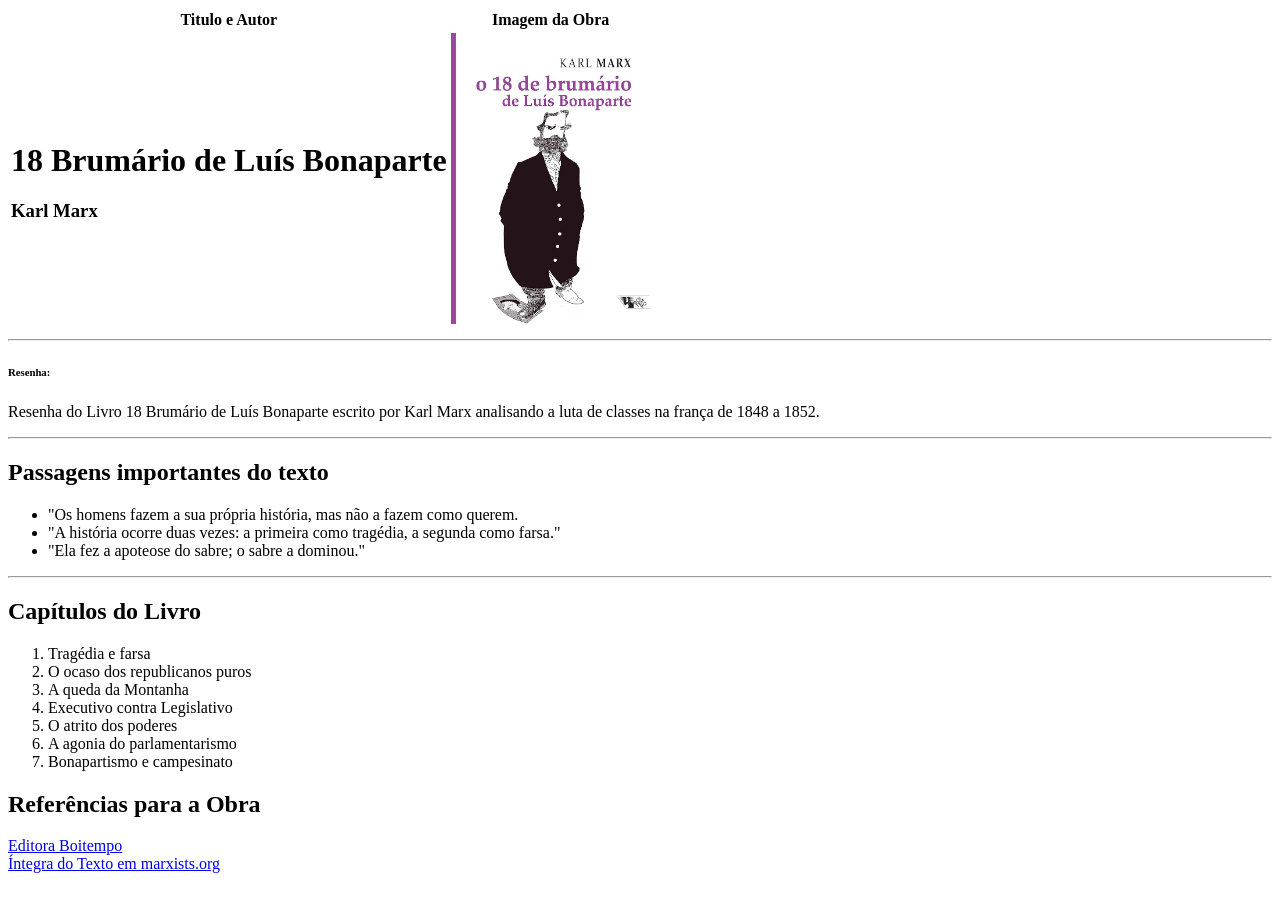
<file: aulas/aula2/index.html>
<!DOCTYPE html>
<html lang="pt-br">
    <head>
        <meta charset="UTF-8">
        <title>Hello World</title>
    </head>
<!--  Agora vai começar o conteúdo da página -->
    <body>
        <!--Tags de Cabeçalhos -->
        <table>
            <tr>
                <th>Titulo e Autor</th>
                <th>Imagem da Obra</th>
            </tr>
            <tr>
                <td>
                    <h1>18 Brumário de Luís Bonaparte</h1>
                    <h3>Karl Marx</h3>
                </td>
                <td>
                    <img src="img\dezoito_brumario_marx.jpg" alt="capa do livro" width="200" />
                </td>
            </tr>    
        </table>
        <hr />

        <h6>Resenha:</h6>
        <p>Resenha do Livro 18 Brumário de Luís Bonaparte escrito por Karl Marx 
            analisando a luta de classes na frança de 1848 a 1852.</p>
        <hr />
        <h2>Passagens importantes do texto</h2>
        <ul>
            <li>"Os homens fazem a sua própria história, mas não a fazem como querem.</li>
            <li>"A história ocorre duas vezes: a primeira como tragédia, a segunda como farsa."</li>
            <li>"Ela fez a apoteose do sabre; o sabre a dominou."</li>
        </ul>
        <hr />
        <h2>Capítulos do Livro</h2>
        <ol>
            <li>Tragédia e farsa</li>
            <li>O ocaso dos republicanos puros</li>
            <li>A queda da Montanha</li>
            <li>Executivo contra Legislativo</li>
            <li>O atrito dos poderes</li>
            <li>A agonia do parlamentarismo</li>
            <li>Bonapartismo e campesinato</li>
        </ol>    
       <div>
        <h2>Referências para a Obra</h2>
        <a href="https://www.boitempoeditorial.com.br/" target="_blank">Editora Boitempo</a>
        <br />    
        <a href="https://www.marxists.org/portugues/marx/1852/brumario/index.htm" target="_self">Íntegra do Texto em marxists.org</a>
        </div>
    </body>
</html>
</file>
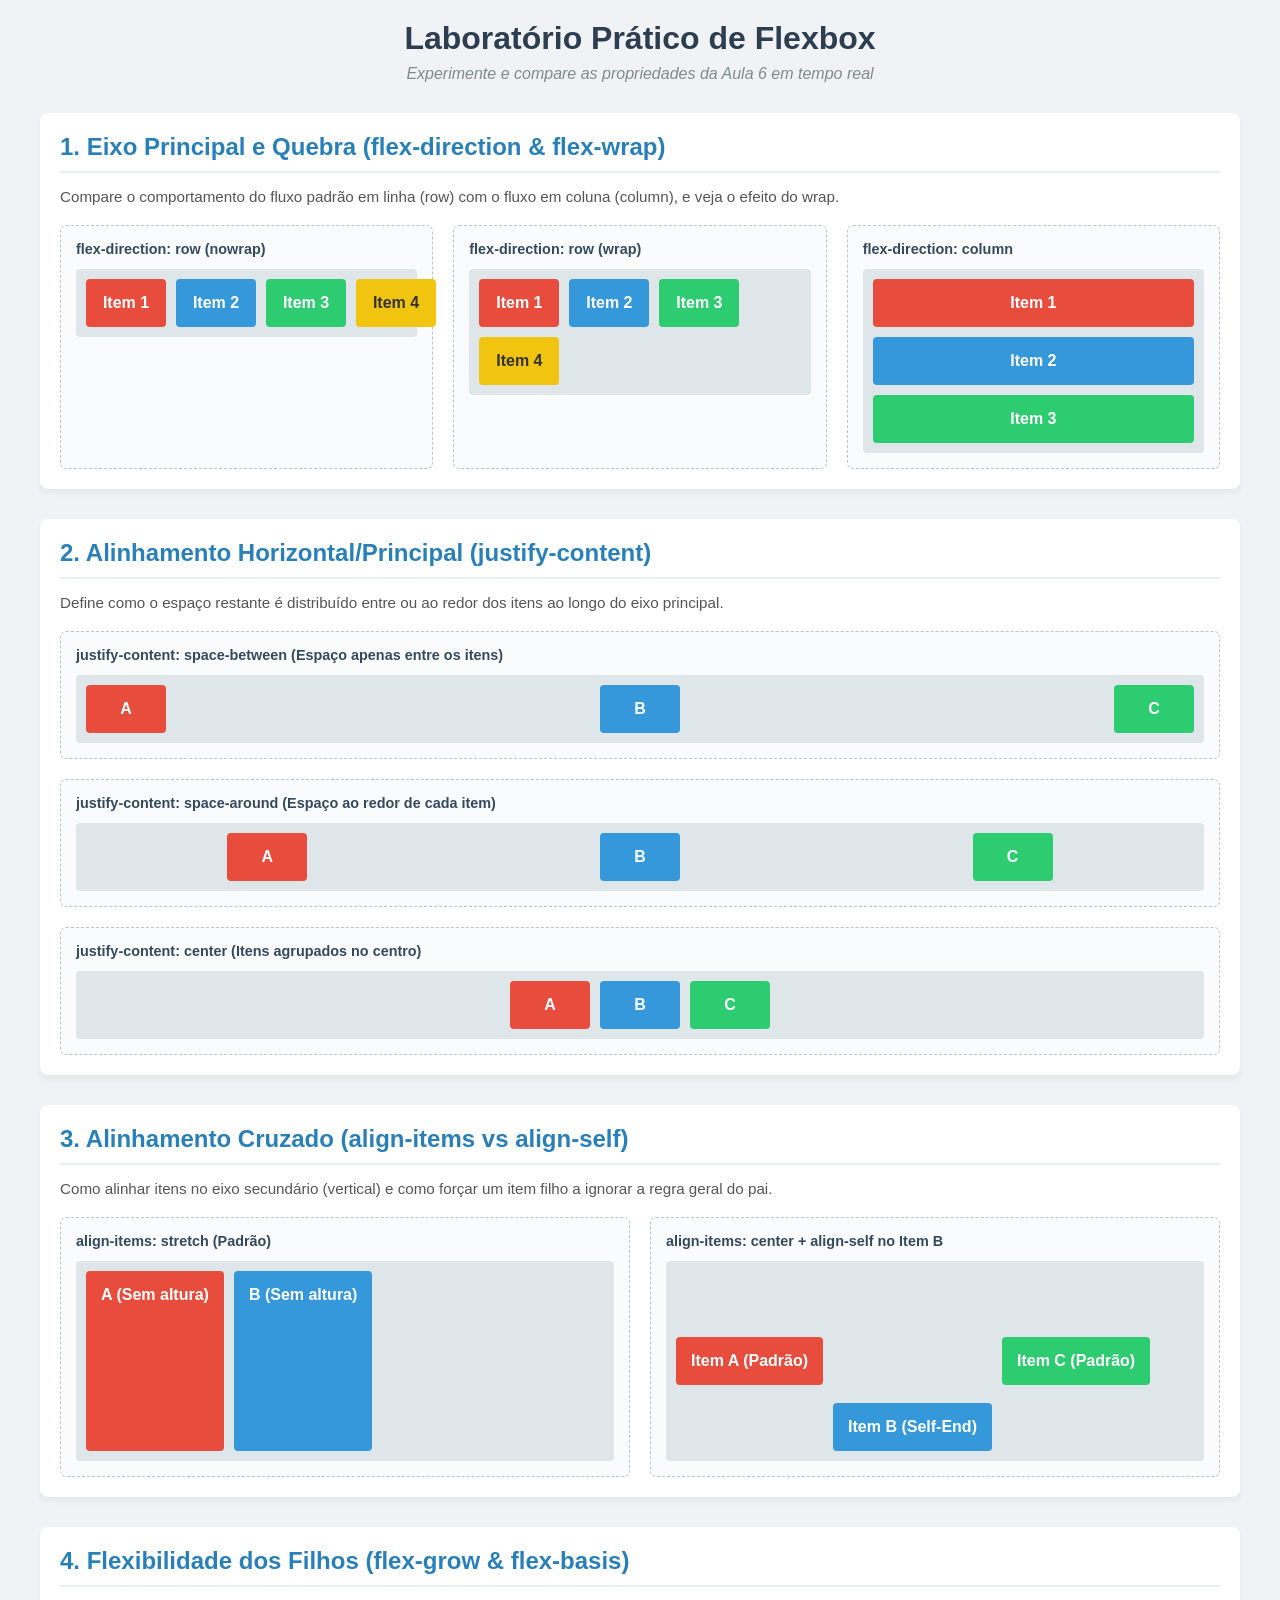
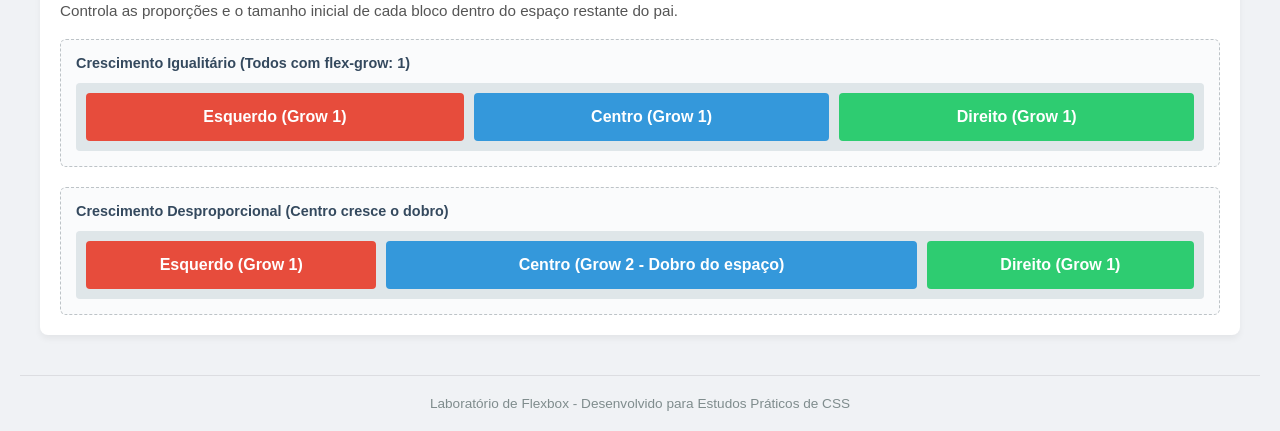
<file: aulas/aula6/index.html>
<!DOCTYPE html>
<html lang="pt-br">
<head>
    <meta charset="UTF-8">
    <meta name="viewport" content="width=device-width, initial-scale=1.0">
    <title>Laboratório Prático de Flexbox - Aula 6</title>
    <link rel="stylesheet" href="css/styles.css">
</head>
<body>

    <header>
        <h1>Laboratório Prático de Flexbox</h1>
        <p>Experimente e compare as propriedades da Aula 6 em tempo real</p>
    </header>

    <main class="sandbox">

        <!-- EXPERIMENTO 1: Direção e Quebra de Linha (Flex Container) -->
        <section class="experiment">
            <h2>1. Eixo Principal e Quebra (flex-direction & flex-wrap)</h2>
            <p>Compare o comportamento do fluxo padrão em linha (row) com o fluxo em coluna (column), e veja o efeito do wrap.</p>
            
            <div class="row-layout">
                <!-- Direção Horizontal Padrão (Sem quebra - esmaga os itens) -->
                <div class="demo-box">
                    <h3>flex-direction: row (nowrap)</h3>
                    <div class="flex-container f-row f-nowrap">
                        <div class="flex-item item-1">Item 1</div>
                        <div class="flex-item item-2">Item 2</div>
                        <div class="flex-item item-3">Item 3</div>
                        <div class="flex-item item-4">Item 4</div>
                    </div>
                </div>

                <!-- Direção Horizontal com Quebra ativa -->
                <div class="demo-box">
                    <h3>flex-direction: row (wrap)</h3>
                    <div class="flex-container f-row f-wrap">
                        <div class="flex-item item-1">Item 1</div>
                        <div class="flex-item item-2">Item 2</div>
                        <div class="flex-item item-3">Item 3</div>
                        <div class="flex-item item-4">Item 4</div>
                    </div>
                </div>

                <!-- Direção Vertical -->
                <div class="demo-box">
                    <h3>flex-direction: column</h3>
                    <div class="flex-container f-column">
                        <div class="flex-item item-1">Item 1</div>
                        <div class="flex-item item-2">Item 2</div>
                        <div class="flex-item item-3">Item 3</div>
                    </div>
                </div>
            </div>
        </section>

        <!-- EXPERIMENTO 2: Alinhamento no Eixo Principal (justify-content) -->
        <section class="experiment">
            <h2>2. Alinhamento Horizontal/Principal (justify-content)</h2>
            <p>Define como o espaço restante é distribuído entre ou ao redor dos itens ao longo do eixo principal.</p>

            <div class="demo-box margin-b">
                <h3>justify-content: space-between (Espaço apenas entre os itens)</h3>
                <div class="flex-container j-between">
                    <div class="flex-item item-1">A</div>
                    <div class="flex-item item-2">B</div>
                    <div class="flex-item item-3">C</div>
                </div>
            </div>

            <div class="demo-box margin-b">
                <h3>justify-content: space-around (Espaço ao redor de cada item)</h3>
                <div class="flex-container j-around">
                    <div class="flex-item item-1">A</div>
                    <div class="flex-item item-2">B</div>
                    <div class="flex-item item-3">C</div>
                </div>
            </div>

            <div class="demo-box">
                <h3>justify-content: center (Itens agrupados no centro)</h3>
                <div class="flex-container j-center">
                    <div class="flex-item item-1">A</div>
                    <div class="flex-item item-2">B</div>
                    <div class="flex-item item-3">C</div>
                </div>
            </div>
        </section>

        <!-- EXPERIMENTO 3: Alinhamento Vertical e Alinhamento Individual (align-items & align-self) -->
        <section class="experiment">
            <h2>3. Alinhamento Cruzado (align-items vs align-self)</h2>
            <p>Como alinhar itens no eixo secundário (vertical) e como forçar um item filho a ignorar a regra geral do pai.</p>

            <div class="row-layout">
                <!-- Alinhamento padrão Stretch (Esticar) -->
                <div class="demo-box">
                    <h3>align-items: stretch (Padrão)</h3>
                    <div class="flex-container ai-stretch height-200">
                        <div class="flex-item item-1">A (Sem altura)</div>
                        <div class="flex-item item-2">B (Sem altura)</div>
                    </div>
                </div>

                <!-- Alinhamento centralizado com um rebelde (align-self) -->
                <div class="demo-box">
                    <h3>align-items: center + align-self no Item B</h3>
                    <div class="flex-container ai-center height-200">
                        <div class="flex-item item-1">Item A (Padrão)</div>
                        <!-- Este item vai ignorar o alinhamento ao centro e vai para o final da tela -->
                        <div class="flex-item item-2 self-end">Item B (Self-End)</div>
                        <div class="flex-item item-3">Item C (Padrão)</div>
                    </div>
                </div>
            </div>
        </section>

        <!-- EXPERIMENTO 4: Crescimento dos Elementos Filhos (flex-grow, flex-shrink e flex-basis) -->
        <section class="experiment">
            <h2>4. Flexibilidade dos Filhos (flex-grow & flex-basis)</h2>
            <p>Controla as proporções e o tamanho inicial de cada bloco dentro do espaço restante do pai.</p>

            <div class="demo-box margin-b">
                <h3>Crescimento Igualitário (Todos com flex-grow: 1)</h3>
                <div class="flex-container">
                    <div class="flex-item item-1 grow-1">Esquerdo (Grow 1)</div>
                    <div class="flex-item item-2 grow-1">Centro (Grow 1)</div>
                    <div class="flex-item item-3 grow-1">Direito (Grow 1)</div>
                </div>
            </div>

            <div class="demo-box">
                <h3>Crescimento Desproporcional (Centro cresce o dobro)</h3>
                <div class="flex-container">
                    <div class="flex-item item-1 grow-1">Esquerdo (Grow 1)</div>
                    <div class="flex-item item-2 grow-2">Centro (Grow 2 - Dobro do espaço)</div>
                    <div class="flex-item item-3 grow-1">Direito (Grow 1)</div>
                </div>
            </div>
        </section>

    </main>

    <footer>
        <p>Laboratório de Flexbox - Desenvolvido para Estudos Práticos de CSS</p>
    </footer>

</body>
</html>
</file>
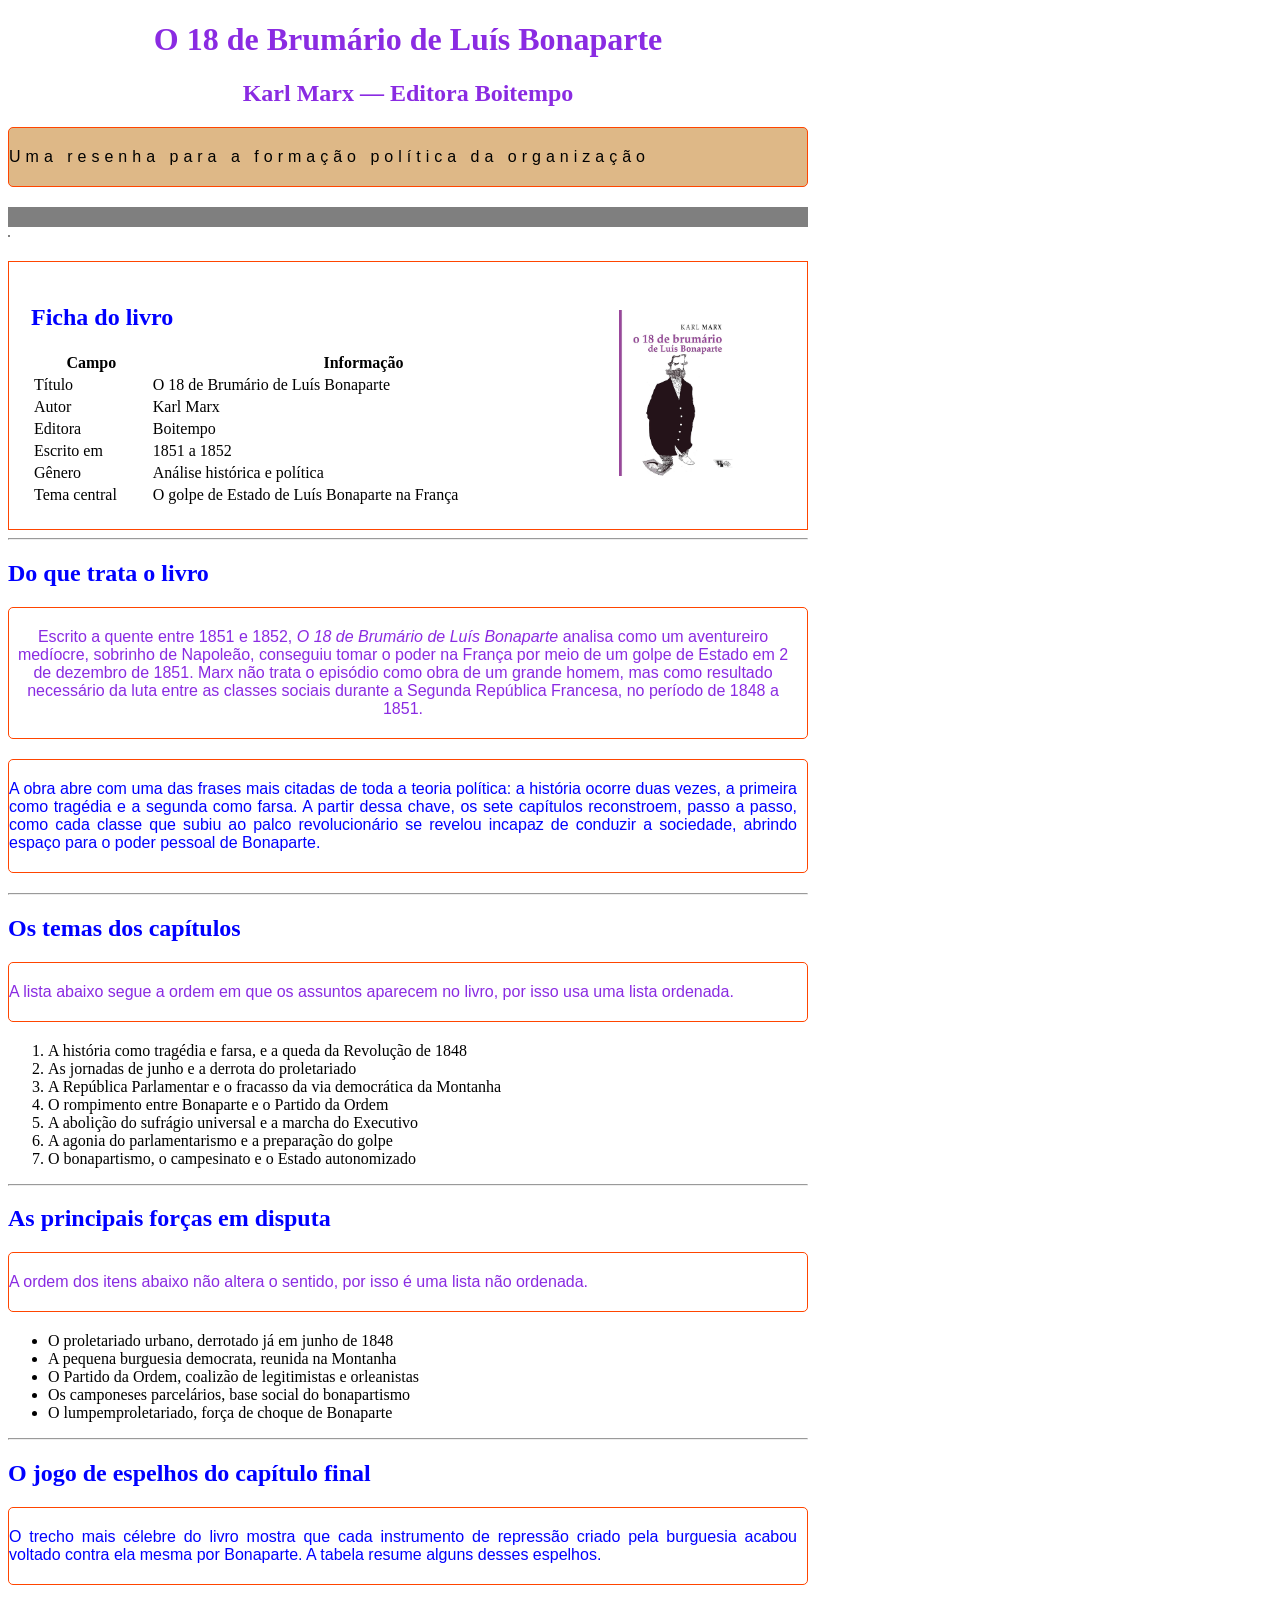
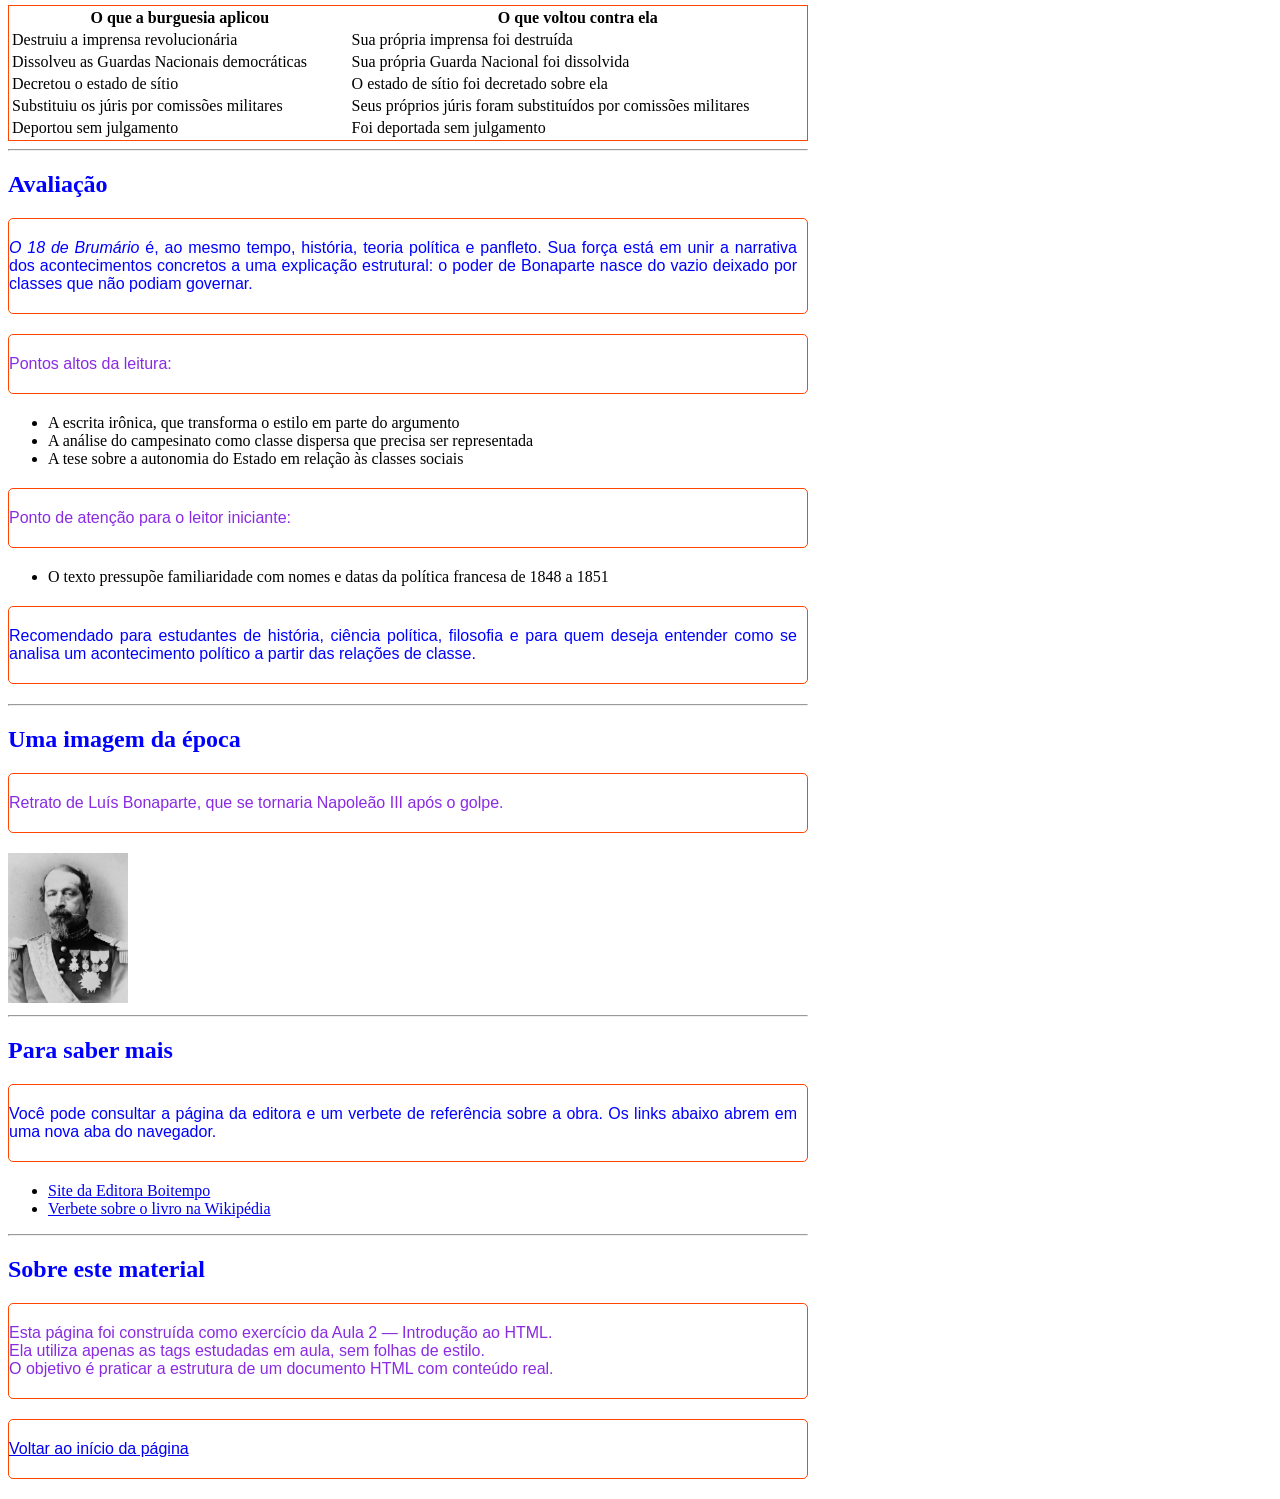
<file: aulas/aula3/resenha.html>
<!DOCTYPE html>
<html>
<head>
  <meta charset="UTF-8" />
  <title>Resenha: O 18 de Brumário de Luís Bonaparte</title>
  <!-- estilo interno de definição do css -->
  <link rel="stylesheet" href="css/style-header.css" />
  <link rel="stylesheet" href="css/style-body.css" />
  
</head>
<body>

  <a name="topo"></a>
  <!-- Estilo inline -->
  <h1 style="color: blueviolet; text-align: center;">O 18 de Brumário de Luís Bonaparte</h1>
  <h2 id="subtitulo">Karl Marx &mdash; Editora Boitempo</h2>
  <p style ="color:black; background-color: burlywood; letter-spacing: 5px;">Uma resenha para a formação política da organização</p>

  <hr style="border: 10px solid #000000; opacity: 0.5;"/>
  <div style="border: 1px solid grey; margin-bottom: 20px; display: inline-block;"> </div>

  <!-- Tabela de layout para posicionar a ficha e a imagem lado a lado -->
  <table class="borda" cellpadding="20">
    <tr>
      <td>
        <div>
          <h2>Ficha do livro</h2>
          <table>
            <tr>
              <th>Campo</th>
              <th>Informação</th>
            </tr>
            <tr>
              <td>Título</td>
              <td>O 18 de Brumário de Luís Bonaparte</td>
            </tr>
            <tr>
              <td>Autor</td>
              <td>Karl Marx</td>
            </tr>
            <tr>
              <td>Editora</td>
              <td>Boitempo</td>
            </tr>
            <tr>
              <td>Escrito em</td>
              <td>1851 a 1852</td>
            </tr>
            <tr>
              <td>Gênero</td>
              <td>Análise histórica e política</td>
            </tr>
            <tr>
              <td>Tema central</td>
              <td>O golpe de Estado de Luís Bonaparte na França</td>
            </tr>
          </table>
        </div>
      </td>
      <td>
        <img src="img/dezoito_brumario_marx.jpg" alt="Capa do livro O 18 de Brumário de Luís Bonaparte" width="114" height="166"/>
      </td>
    </tr>
  </table>
  <hr />

  <div>
    <h2>Do que trata o livro</h2>
    <p id="subtitulo" class="paragrafo">
      Escrito a quente entre 1851 e 1852, <em>O 18 de Brumário de Luís Bonaparte</em>
      analisa como um aventureiro medíocre, sobrinho de Napoleão, conseguiu tomar
      o poder na França por meio de um golpe de Estado em 2 de dezembro de 1851.
      Marx não trata o episódio como obra de um grande homem, mas como resultado
      necessário da luta entre as classes sociais durante a Segunda República
      Francesa, no período de 1848 a 1851.
    </p>
    <p class="paragrafo">
      A obra abre com uma das frases mais citadas de toda a teoria política:
      a história ocorre duas vezes, a primeira como tragédia e a segunda como farsa.
      A partir dessa chave, os sete capítulos reconstroem, passo a passo, como cada
      classe que subiu ao palco revolucionário se revelou incapaz de conduzir a
      sociedade, abrindo espaço para o poder pessoal de Bonaparte.
    </p>
  </div>

  <hr />

  <div>
    <h2>Os temas dos capítulos</h2>
    <p>
      A lista abaixo segue a ordem em que os assuntos aparecem no livro, por isso
      usa uma lista ordenada.
    </p>
    <ol>
      <li>A história como tragédia e farsa, e a queda da Revolução de 1848</li>
      <li>As jornadas de junho e a derrota do proletariado</li>
      <li>A República Parlamentar e o fracasso da via democrática da Montanha</li>
      <li>O rompimento entre Bonaparte e o Partido da Ordem</li>
      <li>A abolição do sufrágio universal e a marcha do Executivo</li>
      <li>A agonia do parlamentarismo e a preparação do golpe</li>
      <li>O bonapartismo, o campesinato e o Estado autonomizado</li>
    </ol>
  </div>

  <hr />

  <div>
    <h2>As principais forças em disputa</h2>
    <p>
      A ordem dos itens abaixo não altera o sentido, por isso é uma lista não
      ordenada.
    </p>
    <ul>
      <li>O proletariado urbano, derrotado já em junho de 1848</li>
      <li>A pequena burguesia democrata, reunida na Montanha</li>
      <li>O Partido da Ordem, coalizão de legitimistas e orleanistas</li>
      <li>Os camponeses parcelários, base social do bonapartismo</li>
      <li>O lumpemproletariado, força de choque de Bonaparte</li>
    </ul>
  </div>

  <hr />

  <div>
    <h2>O jogo de espelhos do capítulo final</h2>
    <p class = "paragrafo">
      O trecho mais célebre do livro mostra que cada instrumento de repressão
      criado pela burguesia acabou voltado contra ela mesma por Bonaparte.
      A tabela resume alguns desses espelhos.
    </p>
    <table class ="borda">
      <tr>
        <th>O que a burguesia aplicou</th>
        <th>O que voltou contra ela</th>
      </tr>
      <tr>
        <td>Destruiu a imprensa revolucionária</td>
        <td>Sua própria imprensa foi destruída</td>
      </tr>
      <tr>
        <td>Dissolveu as Guardas Nacionais democráticas</td>
        <td>Sua própria Guarda Nacional foi dissolvida</td>
      </tr>
      <tr>
        <td>Decretou o estado de sítio</td>
        <td>O estado de sítio foi decretado sobre ela</td>
      </tr>
      <tr>
        <td>Substituiu os júris por comissões militares</td>
        <td>Seus próprios júris foram substituídos por comissões militares</td>
      </tr>
      <tr>
        <td>Deportou sem julgamento</td>
        <td>Foi deportada sem julgamento</td>
      </tr>
    </table>
  </div>

  <hr />

  <div>
    <h2>Avaliação</h2>
    <p class="paragrafo">
      <em>O 18 de Brumário</em> é, ao mesmo tempo, história, teoria política e
      panfleto. Sua força está em unir a narrativa dos acontecimentos concretos
      a uma explicação estrutural: o poder de Bonaparte nasce do vazio deixado por
      classes que não podiam governar.
    </p>
    <p>
      Pontos altos da leitura:
    </p>
    <ul>
      <li>A escrita irônica, que transforma o estilo em parte do argumento</li>
      <li>A análise do campesinato como classe dispersa que precisa ser representada</li>
      <li>A tese sobre a autonomia do Estado em relação às classes sociais</li>
    </ul>
    <p>
      Ponto de atenção para o leitor iniciante:
    </p>
    <ul>
      <li>O texto pressupõe familiaridade com nomes e datas da política francesa de 1848 a 1851</li>
    </ul>
    <p class="paragrafo">
      Recomendado para estudantes de história, ciência política, filosofia e
      para quem deseja entender como se analisa um acontecimento político a partir
      das relações de classe.
    </p>
  </div>

  <hr />

  <div>
    <h2>Uma imagem da época</h2>
    <p>
      Retrato de Luís Bonaparte, que se tornaria Napoleão III após o golpe.
    </p>
    <img src="img/Napoleon_III.jpg" alt="Retrato de Luís Bonaparte, o Napoleão III" width="120" height="150"/>
  </div>

  <hr />

  <div>
    <h2>Para saber mais</h2>
    <p class="paragrafo">
      Você pode consultar a página da editora e um verbete de referência sobre a obra.
      Os links abaixo abrem em uma nova aba do navegador.
    </p>
    <ul>
      <li>
        <a href="https://www.boitempoeditorial.com.br" target="_blank">Site da Editora Boitempo</a>
      </li>
      <li>
        <a href="https://pt.wikipedia.org/wiki/O_18_de_Brum%C3%A1rio_de_Lu%C3%ADs_Bonaparte" target="_blank">Verbete sobre o livro na Wikipédia</a>
      </li>
    </ul>
  </div>

  <hr />

  <div>
    <h2>Sobre este material</h2>
    <p>
      Esta página foi construída como exercício da Aula 2 &mdash; Introdução ao HTML.<br />
      Ela utiliza apenas as tags estudadas em aula, sem folhas de estilo.<br />
      O objetivo é praticar a estrutura de um documento HTML com conteúdo real.
    </p>
    <p>
      <a href="#topo">Voltar ao início da página</a>
    </p>
  </div>

</body>
</html>
</file>
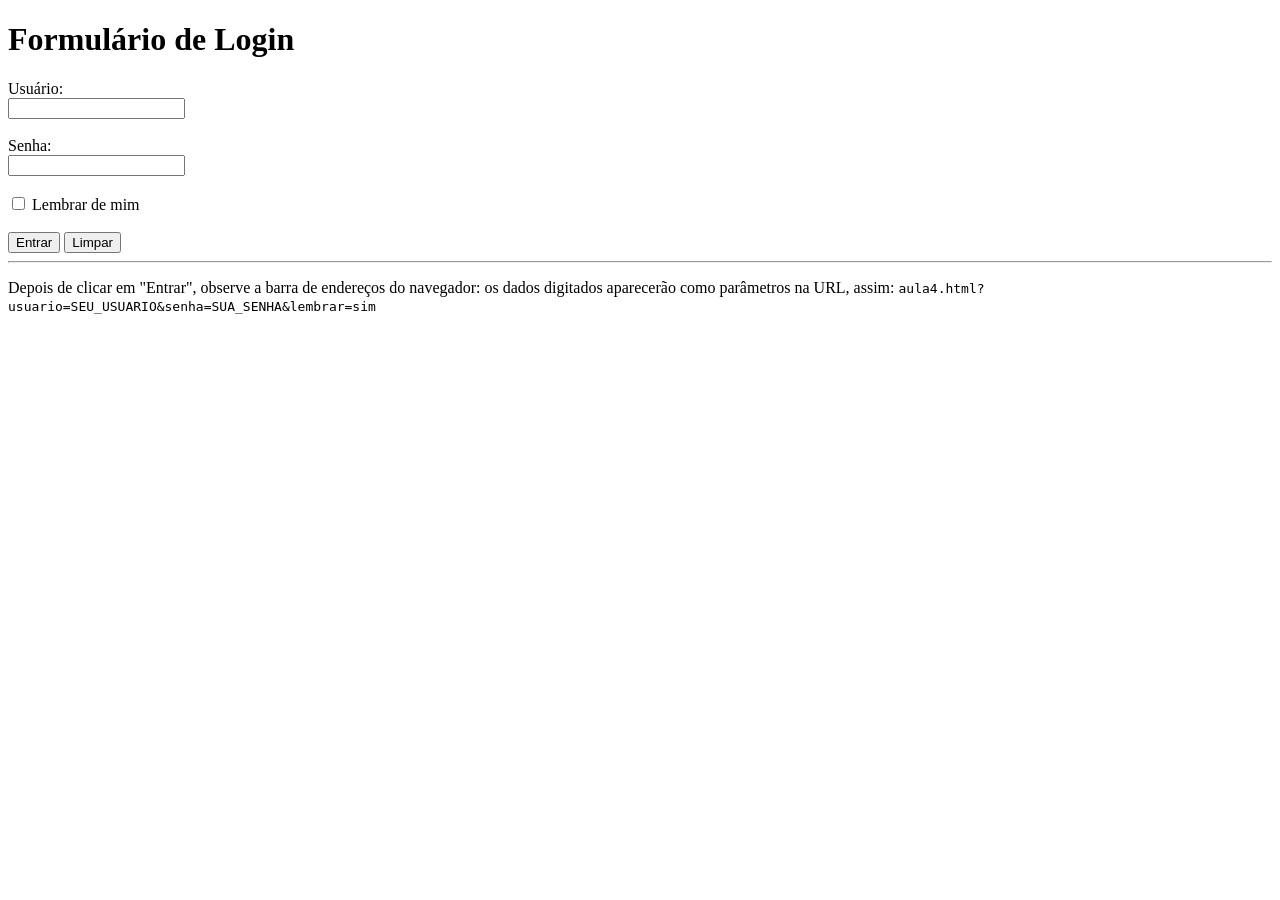
<file: aulas/aula4/aula4.html>
<!DOCTYPE html>
<html lang="pt-br">
<head>
    <meta charset="UTF-8">
    <title>Aula 4 - Formulário de Login</title>
</head>
<body>

    <h1>Formulário de Login</h1>

    <!--
        method="get" faz o navegador enviar os dados do formulário
        como parâmetros na própria URL (ex: aula4.html?usuario=...&senha=...).
        Assim dá para "visualizar" os dados enviados olhando a barra de
        endereços do navegador depois de clicar em Entrar, sem precisar
        de JavaScript nem de um servidor.
    -->
    <form action="#" method="get">

        <label for="usuario">Usuário:</label><br>
        <input type="text" id="usuario" name="usuario" required><br><br>

        <label for="senha">Senha:</label><br>
        <input type="password" id="senha" name="senha" required><br><br>

        <label for="lembrar">
            <input type="checkbox" id="lembrar" name="lembrar" value="sim">
            Lembrar de mim
        </label><br><br>

        <input type="submit" value="Entrar">
        <input type="reset" value="Limpar">

    </form>

    <hr>

    <p>
        Depois de clicar em "Entrar", observe a barra de endereços do
        navegador: os dados digitados aparecerão como parâmetros na URL,
        assim: <code>aula4.html?usuario=SEU_USUARIO&senha=SUA_SENHA&lembrar=sim</code>
    </p>

</body>
</html>
</file>
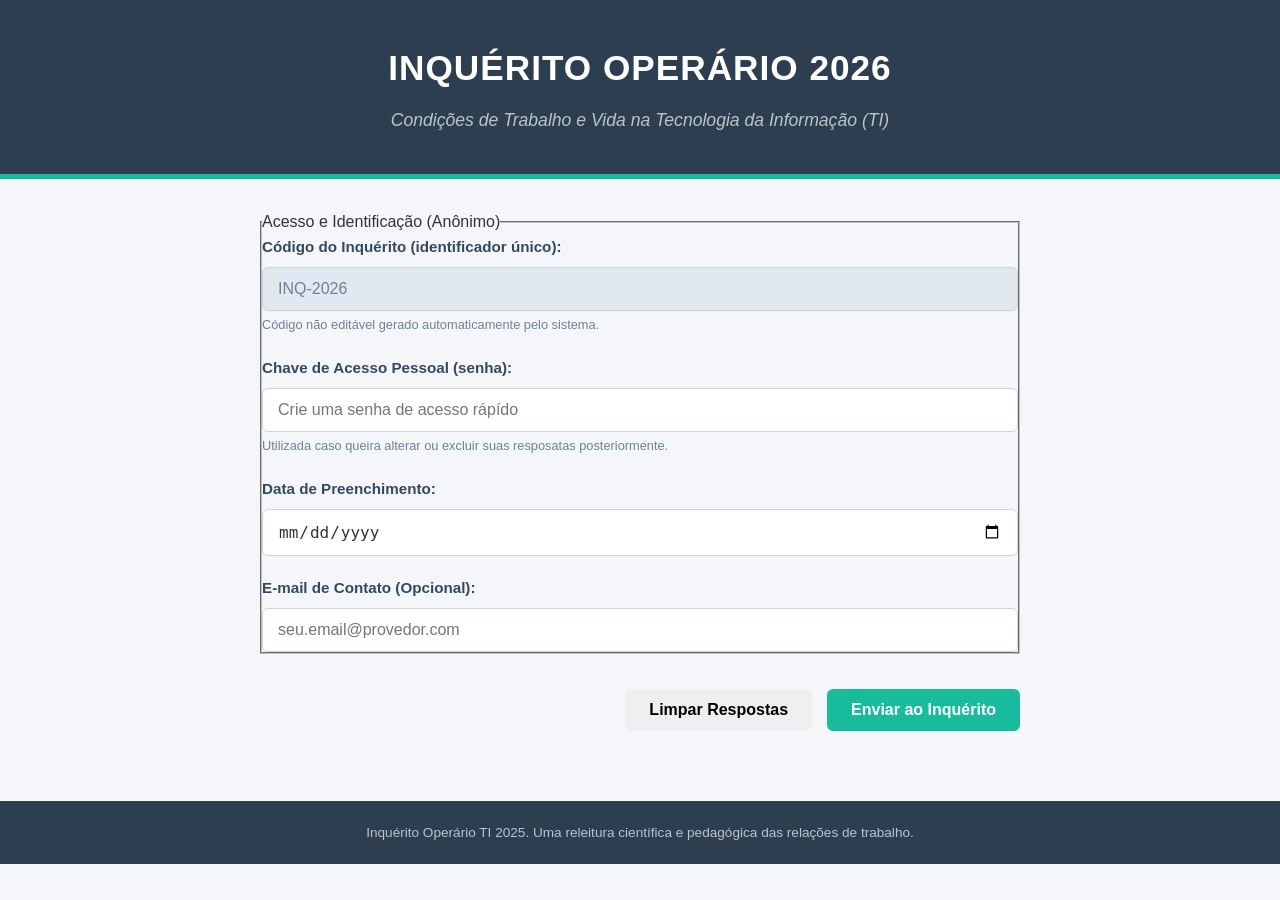
<file: aulas/aula4/inquerito-operario.html>
<!DOCTYPE html>
<html lang="pt-br">
<head>
    <meta charset="UTF-8">
    <meta name="viewport" content="width=device-width, initial-scale=1.0">
    <title>Inquérito Operário TI 2026</title>
    <link rel="stylesheet" href="css/styles.css">
</head>
<body>
    <header>
        <h1>Inquérito Operário 2026</h1>
        <p>Condições de Trabalho e Vida na Tecnologia da Informação (TI)</p>
    </header>

    <main class="container">
        <form action="#" method="GET" enctype="multipart/form-data">
            <fieldset classe="section-card">
                <legend>Acesso e Identificação (Anônimo)</legend>

                <div class="form-group">
                    <label for="form-id"> Código do Inquérito (identificador único):</label>
                    <input type="text" id="form-id" name="form-id" value="INQ-2026" disabled>
                    <small class="help-text"> Código não editável gerado automaticamente pelo sistema.</small>
                </div>
                <div class="form-group">
                    <label for="chave-acesso">Chave de Acesso Pessoal (senha):</label>
                    <input type="password" id="chave-acesso" name="chave-acesso" placeholder="Crie uma senha de acesso rápído" required>
                    <small class="help-text"> Utilizada caso queira alterar ou excluir suas resposatas posteriormente.</small>
                </div>
                <div class="form-group">
                    <label for="data-preenchimento">Data de Preenchimento:</label>
                    <input type="date" id="data-preenchimento" name="data-preenchimento" required>
                </div>
                <div class="form-group">
                    <label for="email-contato"> E-mail de Contato (Opcional):</label>
                    <input type="email" id="email-contato" name="email-contato" placeholder="seu.email@provedor.com">
                </div>
            </fieldset>
        
        <!-- Resto do form -->
         <div class="form-actions">
            <input type="reset" value="Limpar Respostas" class="btn btn-secundary">
            <input type="submit" value="Enviar ao Inquérito" class="btn btn-primary">
        </div>
        </form>
    </main>
    <footer>
        <p>Inquérito Operário TI 2025. Uma releitura científica e pedagógica das relações de trabalho.</p>
    </footer>
</body>
</html>
</file>
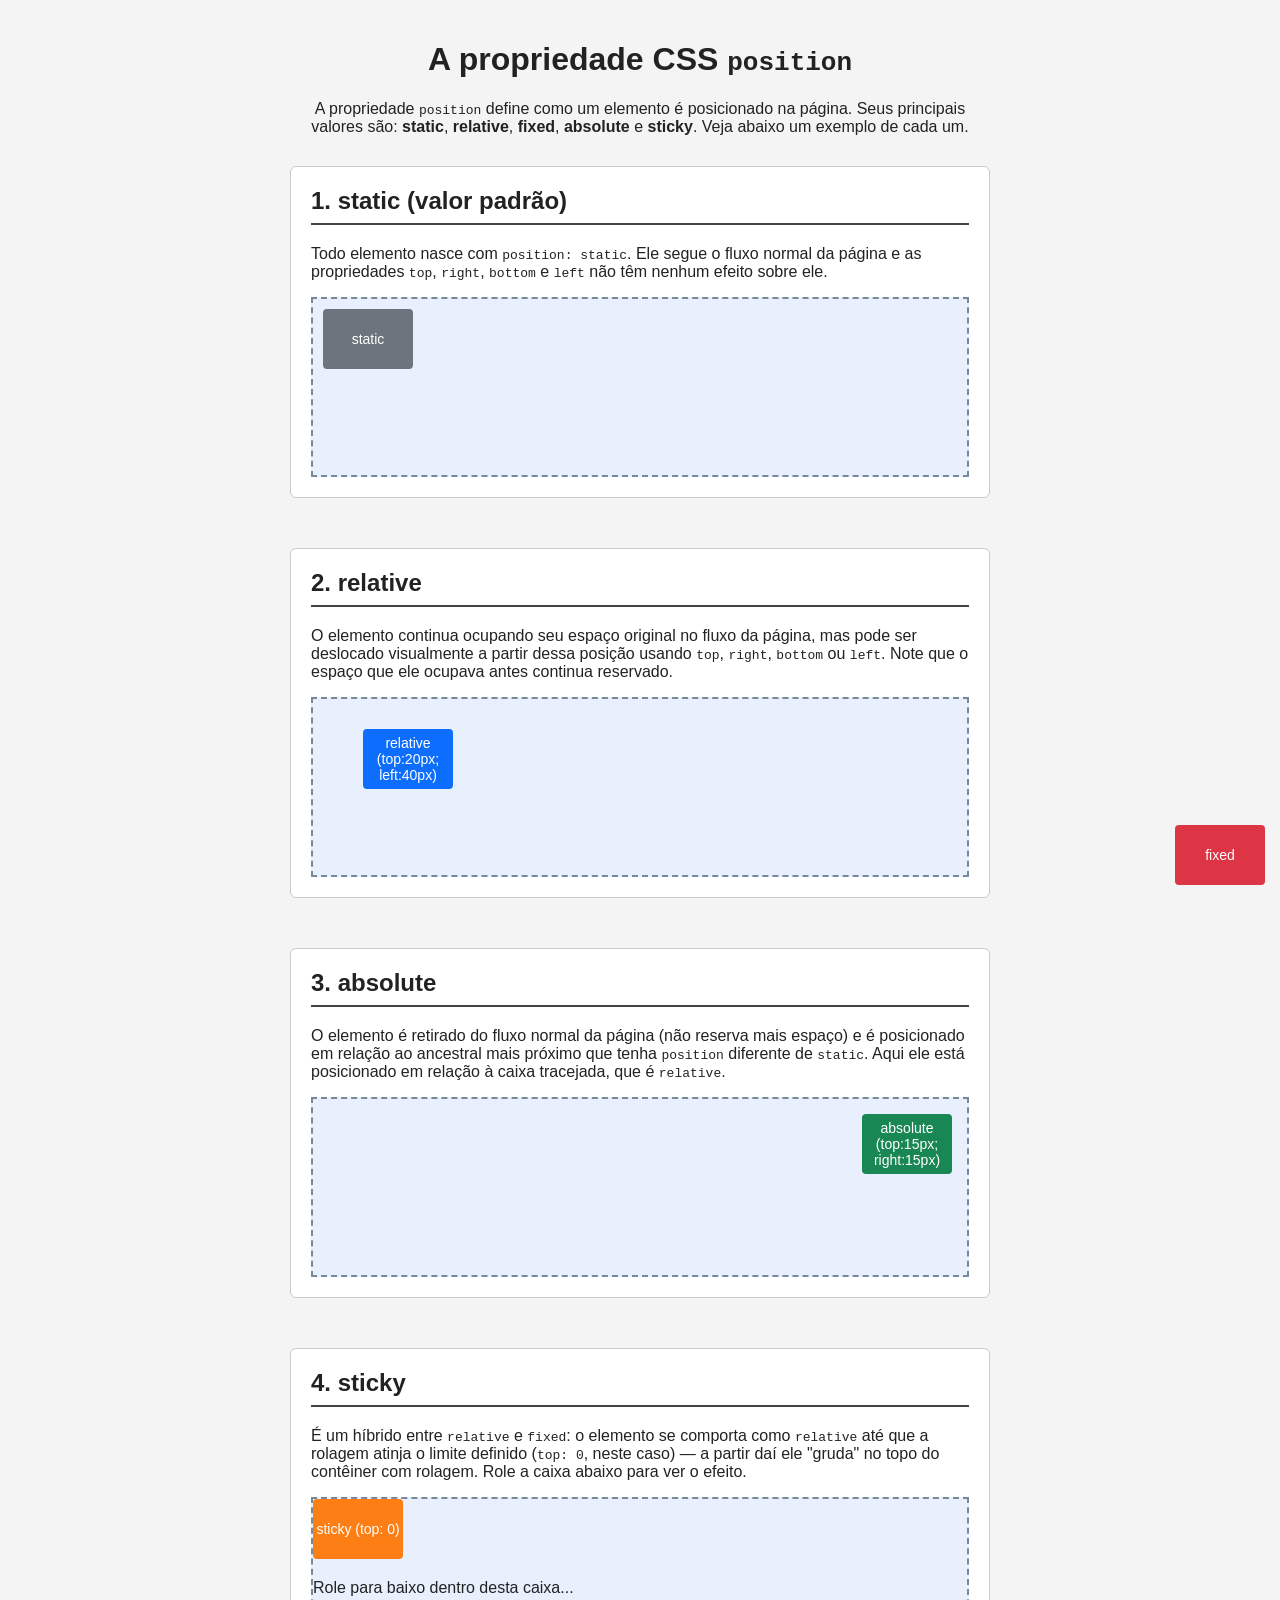
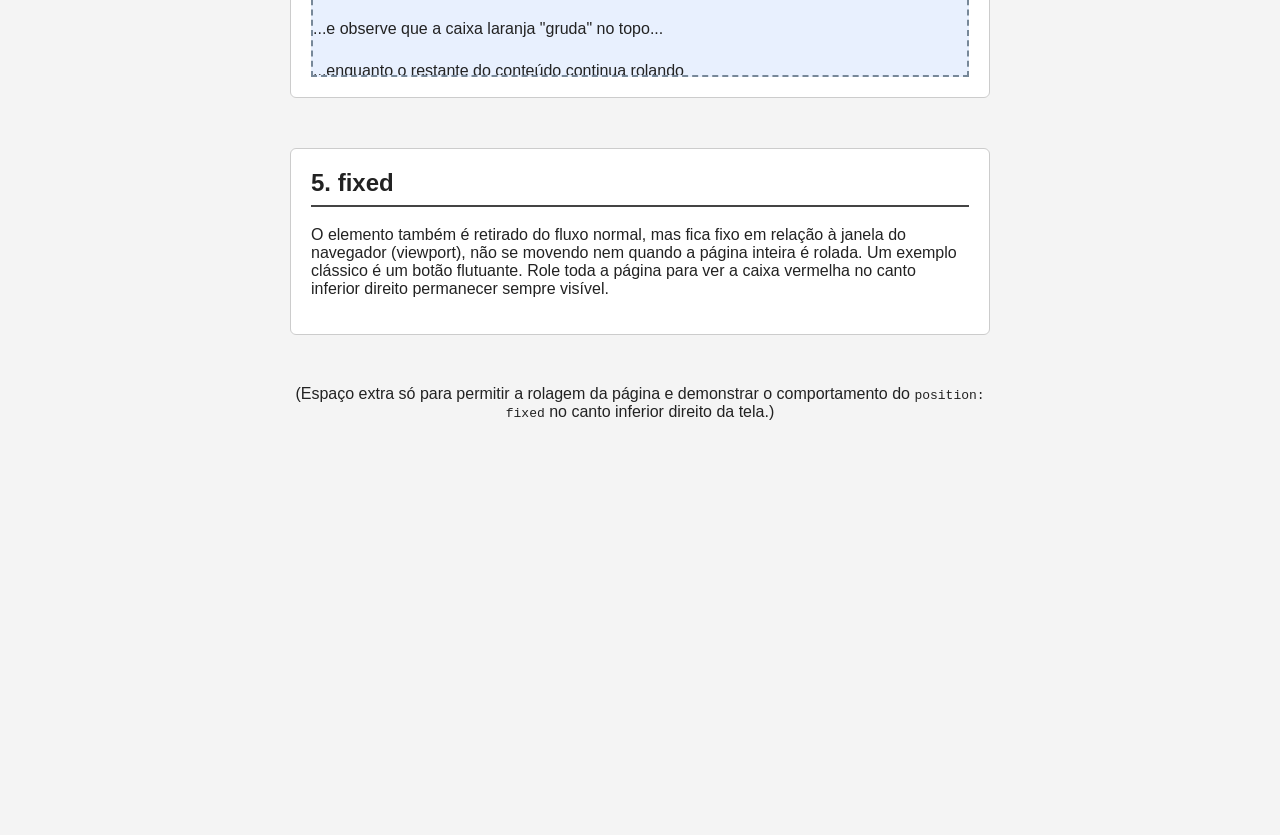
<file: aulas/aula4/posicionamento.html>
<!DOCTYPE html>
<html lang="pt-br">
<head>
<meta charset="UTF-8">
<title>Aula 4 - Propriedade position</title>
<style>

    * {
        box-sizing: border-box;
    }

    body {
        font-family: Arial, Helvetica, sans-serif;
        margin: 0;
        padding: 20px;
        background-color: #f4f4f4;
        color: #222;
    }

    h1 {
        text-align: center;
    }

    p.intro {
        max-width: 700px;
        margin: 0 auto 30px auto;
        text-align: center;
    }

    section.exemplo {
        max-width: 700px;
        margin: 0 auto 50px auto;
        background-color: #fff;
        border: 1px solid #ccc;
        border-radius: 6px;
        padding: 20px;
    }

    section.exemplo h2 {
        margin-top: 0;
        border-bottom: 2px solid #444;
        padding-bottom: 8px;
    }

    /* Caixa "campo de jogo" onde os elementos posicionados são exibidos */
    .caixa {
        position: relative; /* necessário para o absolute funcionar em relação a ela */
        height: 180px;
        background-color: #e8f0fe;
        border: 2px dashed #789;
        overflow: auto;
    }

    .box {
        width: 90px;
        height: 60px;
        color: #fff;
        display: flex;
        align-items: center;
        justify-content: center;
        text-align: center;
        font-size: 14px;
        border-radius: 4px;
    }

    /* ---------- static (padrão) ---------- */
    .box-static {
        position: static;
        background-color: #6c757d;
        margin: 10px;
    }

    /* ---------- relative ---------- */
    .box-relative {
        position: relative;
        top: 20px;
        left: 40px;
        background-color: #0d6efd;
        margin: 10px;
    }

    /* ---------- fixed ---------- */
    .box-fixed {
        position: fixed;
        bottom: 15px;
        right: 15px;
        background-color: #dc3545;
        z-index: 999;
    }

    /* ---------- absolute ---------- */
    .box-absolute {
        position: absolute;
        top: 15px;
        right: 15px;
        background-color: #198754;
    }

    /* ---------- sticky ---------- */
    .box-sticky {
        position: sticky;
        top: 0;
        background-color: #fd7e14;
        margin-bottom: 10px;
    }

    .conteudo-scroll {
        line-height: 1.6;
    }

</style>
</head>
<body>

    <h1>A propriedade CSS <code>position</code></h1>
    <p class="intro">
        A propriedade <code>position</code> define como um elemento é
        posicionado na página. Seus principais valores são:
        <strong>static</strong>, <strong>relative</strong>,
        <strong>fixed</strong>, <strong>absolute</strong> e
        <strong>sticky</strong>. Veja abaixo um exemplo de cada um.
    </p>

    <!-- STATIC -->
    <section class="exemplo">
        <h2>1. static (valor padrão)</h2>
        <p>
            Todo elemento nasce com <code>position: static</code>. Ele segue
            o fluxo normal da página e as propriedades <code>top</code>,
            <code>right</code>, <code>bottom</code> e <code>left</code>
            não têm nenhum efeito sobre ele.
        </p>
        <div class="caixa">
            <div class="box box-static">static</div>
        </div>
    </section>

    <!-- RELATIVE -->
    <section class="exemplo">
        <h2>2. relative</h2>
        <p>
            O elemento continua ocupando seu espaço original no fluxo da
            página, mas pode ser deslocado visualmente a partir dessa
            posição usando <code>top</code>, <code>right</code>,
            <code>bottom</code> ou <code>left</code>. Note que o espaço
            que ele ocupava antes continua reservado.
        </p>
        <div class="caixa">
            <div class="box box-relative">relative<br>(top:20px; left:40px)</div>
        </div>
    </section>

    <!-- ABSOLUTE -->
    <section class="exemplo">
        <h2>3. absolute</h2>
        <p>
            O elemento é retirado do fluxo normal da página (não reserva
            mais espaço) e é posicionado em relação ao ancestral mais
            próximo que tenha <code>position</code> diferente de
            <code>static</code>. Aqui ele está posicionado em relação à
            caixa tracejada, que é <code>relative</code>.
        </p>
        <div class="caixa">
            <div class="box box-absolute">absolute<br>(top:15px; right:15px)</div>
        </div>
    </section>

    <!-- STICKY -->
    <section class="exemplo">
        <h2>4. sticky</h2>
        <p>
            É um híbrido entre <code>relative</code> e <code>fixed</code>:
            o elemento se comporta como <code>relative</code> até que a
            rolagem atinja o limite definido (<code>top: 0</code>, neste
            caso) — a partir daí ele "gruda" no topo do contêiner com
            rolagem. Role a caixa abaixo para ver o efeito.
        </p>
        <div class="caixa">
            <div class="box box-sticky">sticky (top: 0)</div>
            <div class="conteudo-scroll">
                <p>Role para baixo dentro desta caixa...</p>
                <p>...e observe que a caixa laranja "gruda" no topo...</p>
                <p>...enquanto o restante do conteúdo continua rolando</p>
                <p>normalmente por baixo dela.</p>
                <p>Continue rolando para ver mais texto de exemplo.</p>
                <p>Fim do conteúdo desta caixa.</p>
            </div>
        </div>
    </section>

    <!-- FIXED -->
    <section class="exemplo">
        <h2>5. fixed</h2>
        <p>
            O elemento também é retirado do fluxo normal, mas fica fixo em
            relação à janela do navegador (viewport), não se movendo nem
            quando a página inteira é rolada. Um exemplo clássico é um
            botão flutuante. Role toda a página para ver a caixa vermelha
            no canto inferior direito permanecer sempre visível.
        </p>
    </section>

    <p class="intro" style="height: 400px;">
        (Espaço extra só para permitir a rolagem da página e demonstrar
        o comportamento do <code>position: fixed</code> no canto inferior
        direito da tela.)
    </p>

    <div class="box box-fixed">fixed</div>

</body>
</html>
</file>
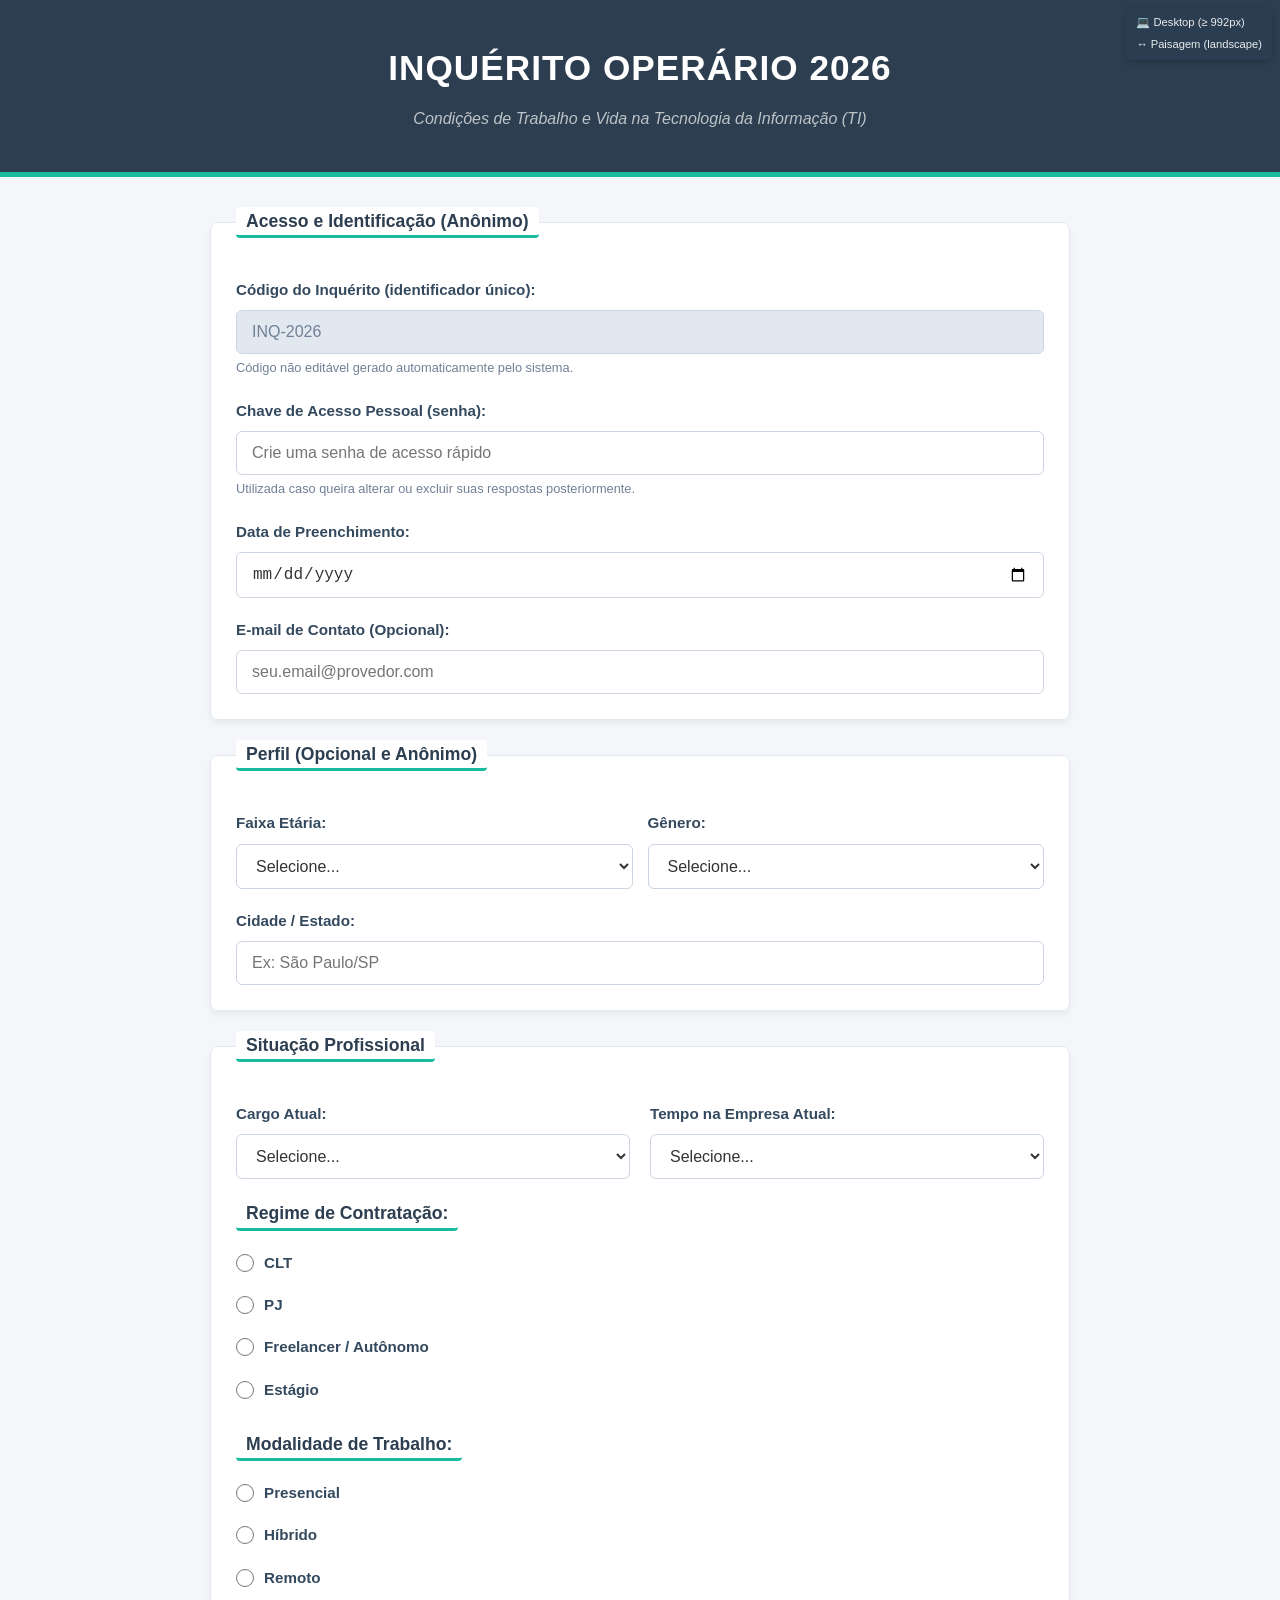
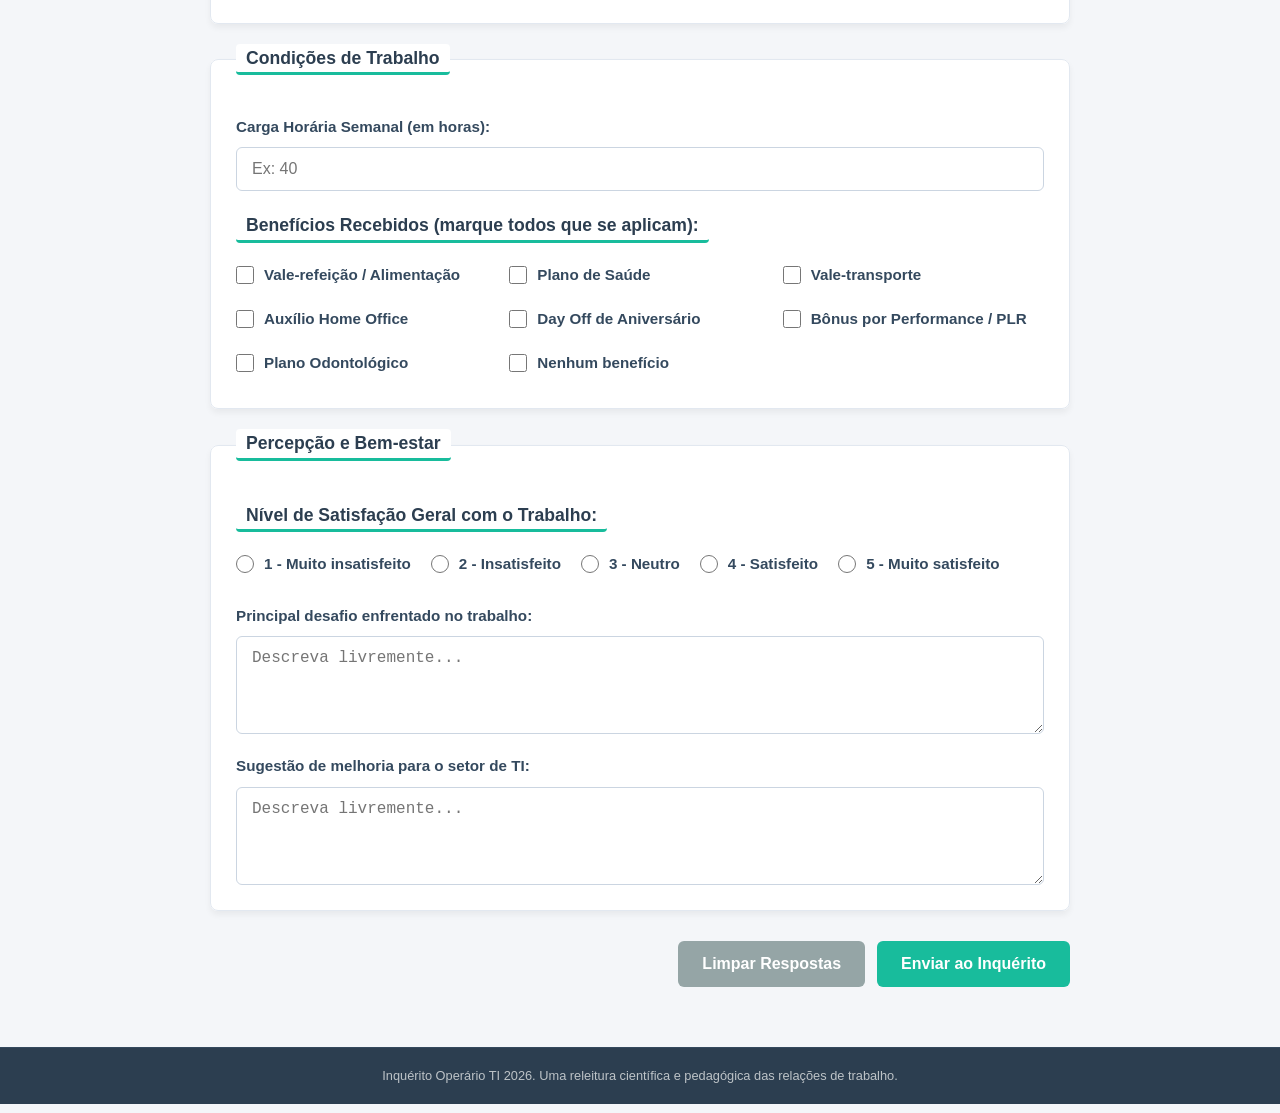
<file: aulas/aula5/inquerito-operario.html>
<!DOCTYPE html>
<html lang="pt-br">
<head>
    <meta charset="UTF-8">
    <!--
        Meta tag de viewport: sem ela, o navegador do celular assume uma
        largura "de desktop" (geralmente 980px) e depois encolhe a página
        inteira para caber na tela, deixando tudo minúsculo.
        width=device-width  -> a largura da página segue a largura real do dispositivo
        initial-scale=1.0   -> o zoom inicial é 1:1, sem aproximação/afastamento automático
    -->
    <meta name="viewport" content="width=device-width, initial-scale=1.0">
    <title>Inquérito Operário TI 2026</title>
    <link rel="stylesheet" href="css/styles.css">
</head>
<body>

    <!--
        Indicador de viewport (caixa de demonstração da Aula 5).
        Não faz parte do inquérito em si: é só um "termômetro" que mostra,
        em tempo real, qual media query está ativa. Redimensione a janela
        ou abra o painel de dispositivos do navegador para ver o texto mudar.
        Pode ser removida em uma versão final "de produção".
    -->
    <div class="viewport-indicator" aria-hidden="true">
        <span class="vi-breakpoint"></span>
        <span class="vi-orientation"></span>
    </div>

    <header>
        <h1>Inquérito Operário 2026</h1>
        <p>Condições de Trabalho e Vida na Tecnologia da Informação (TI)</p>
    </header>

    <main class="container">
        <form action="#" method="GET">
            <fieldset class="section-card">
                <legend>Acesso e Identificação (Anônimo)</legend>

                <div class="form-group">
                    <label for="form-id"> Código do Inquérito (identificador único):</label>
                    <input type="text" id="form-id" name="form-id" value="INQ-2026" disabled>
                    <small class="help-text"> Código não editável gerado automaticamente pelo sistema.</small>
                </div>
                <div class="form-group">
                    <label for="chave-acesso">Chave de Acesso Pessoal (senha):</label>
                    <input type="password" id="chave-acesso" name="chave-acesso" placeholder="Crie uma senha de acesso rápido" required>
                    <small class="help-text"> Utilizada caso queira alterar ou excluir suas respostas posteriormente.</small>
                </div>
                <div class="form-group">
                    <label for="data-preenchimento">Data de Preenchimento:</label>
                    <input type="date" id="data-preenchimento" name="data-preenchimento" required>
                </div>
                <div class="form-group">
                    <label for="email-contato"> E-mail de Contato (Opcional):</label>
                    <input type="email" id="email-contato" name="email-contato" placeholder="seu.email@provedor.com">
                </div>
            </fieldset>

            <fieldset class="section-card">
                <legend>Perfil (Opcional e Anônimo)</legend>

                <!--
                    .form-group.row: no mobile (largura base do CSS) os dois
                    campos ficam empilhados em coluna única; a partir do
                    breakpoint de tablet (min-width: 600px) eles passam a
                    ficar lado a lado. Veja a media query em styles.css.
                -->
                <div class="form-group row">
                    <div class="col">
                        <label for="faixa-etaria">Faixa Etária:</label>
                        <select id="faixa-etaria" name="faixa-etaria">
                            <option value="">Selecione...</option>
                            <option value="menos-18">Menos de 18</option>
                            <option value="18-24">18 a 24 anos</option>
                            <option value="25-34">25 a 34 anos</option>
                            <option value="35-44">35 a 44 anos</option>
                            <option value="45-54">45 a 54 anos</option>
                            <option value="55-mais">55 anos ou mais</option>
                            <option value="nao-informar">Prefiro não informar</option>
                        </select>
                    </div>
                    <div class="col">
                        <label for="genero">Gênero:</label>
                        <select id="genero" name="genero">
                            <option value="">Selecione...</option>
                            <option value="feminino">Feminino</option>
                            <option value="masculino">Masculino</option>
                            <option value="nao-binario">Não-binário</option>
                            <option value="outro">Outro</option>
                            <option value="nao-informar">Prefiro não informar</option>
                        </select>
                    </div>
                </div>

                <div class="form-group">
                    <label for="localidade">Cidade / Estado:</label>
                    <input type="text" id="localidade" name="localidade" placeholder="Ex: São Paulo/SP">
                </div>
            </fieldset>

            <fieldset class="section-card">
                <legend>Situação Profissional</legend>

                <!--
                    .form-grid: no mobile é uma coluna única (mais fácil de ler
                    rolando com o polegar); a partir do breakpoint de desktop
                    (min-width: 992px) vira um grid de 2 colunas, aproveitando
                    a largura extra da tela. É o exemplo do texto "em telas
                    maiores os campos se reorganizam em múltiplas colunas".
                -->
                <div class="form-grid">
                    <div class="form-group">
                        <label for="cargo">Cargo Atual:</label>
                        <select id="cargo" name="cargo">
                            <option value="">Selecione...</option>
                            <option value="dev">Desenvolvedor(a)</option>
                            <option value="suporte-infra">Suporte / Infraestrutura</option>
                            <option value="qa">QA / Testes</option>
                            <option value="dados">Dados / BI</option>
                            <option value="gestao">Gestão / Liderança</option>
                            <option value="design-ux">Design / UX</option>
                            <option value="outro">Outro</option>
                        </select>
                    </div>
                    <div class="form-group">
                        <label for="tempo-empresa">Tempo na Empresa Atual:</label>
                        <select id="tempo-empresa" name="tempo-empresa">
                            <option value="">Selecione...</option>
                            <option value="menos-1">Menos de 1 ano</option>
                            <option value="1-3">1 a 3 anos</option>
                            <option value="3-5">3 a 5 anos</option>
                            <option value="5-10">5 a 10 anos</option>
                            <option value="mais-10">Mais de 10 anos</option>
                        </select>
                    </div>
                </div>

                <div class="form-group">
                    <fieldset class="subgroup">
                        <legend class="subgroup-legend">Regime de Contratação:</legend>
                        <div class="radio-group">
                            <label class="radio-label"><input type="radio" name="regime" value="clt"> CLT</label>
                            <label class="radio-label"><input type="radio" name="regime" value="pj"> PJ</label>
                            <label class="radio-label"><input type="radio" name="regime" value="freelancer"> Freelancer / Autônomo</label>
                            <label class="radio-label"><input type="radio" name="regime" value="estagio"> Estágio</label>
                        </div>
                    </fieldset>
                </div>

                <div class="form-group">
                    <fieldset class="subgroup">
                        <legend class="subgroup-legend">Modalidade de Trabalho:</legend>
                        <div class="radio-group">
                            <label class="radio-label"><input type="radio" name="modalidade" value="presencial"> Presencial</label>
                            <label class="radio-label"><input type="radio" name="modalidade" value="hibrido"> Híbrido</label>
                            <label class="radio-label"><input type="radio" name="modalidade" value="remoto"> Remoto</label>
                        </div>
                    </fieldset>
                </div>
            </fieldset>

            <fieldset class="section-card">
                <legend>Condições de Trabalho</legend>

                <div class="form-group">
                    <label for="carga-horaria">Carga Horária Semanal (em horas):</label>
                    <input type="number" id="carga-horaria" name="carga-horaria" min="1" max="80" placeholder="Ex: 40">
                </div>

                <div class="form-group">
                    <fieldset class="subgroup">
                        <legend class="subgroup-legend">Benefícios Recebidos (marque todos que se aplicam):</legend>
                        <!--
                            .checkbox-grid usa CSS Grid com auto-fit/minmax:
                            ela se reorganiza sozinha conforme o espaço
                            disponível, sem precisar de uma media query
                            específica para isso (responsividade "intrínseca").
                        -->
                        <div class="checkbox-grid">
                            <label class="checkbox-label"><input type="checkbox" name="beneficios" value="vale-refeicao"> Vale-refeição / Alimentação</label>
                            <label class="checkbox-label"><input type="checkbox" name="beneficios" value="plano-saude"> Plano de Saúde</label>
                            <label class="checkbox-label"><input type="checkbox" name="beneficios" value="vale-transporte"> Vale-transporte</label>
                            <label class="checkbox-label"><input type="checkbox" name="beneficios" value="auxilio-home-office"> Auxílio Home Office</label>
                            <label class="checkbox-label"><input type="checkbox" name="beneficios" value="day-off-aniversario"> Day Off de Aniversário</label>
                            <label class="checkbox-label"><input type="checkbox" name="beneficios" value="bonus-plr"> Bônus por Performance / PLR</label>
                            <label class="checkbox-label"><input type="checkbox" name="beneficios" value="plano-odontologico"> Plano Odontológico</label>
                            <label class="checkbox-label"><input type="checkbox" name="beneficios" value="nenhum"> Nenhum benefício</label>
                        </div>
                    </fieldset>
                </div>
            </fieldset>

            <fieldset class="section-card">
                <legend>Percepção e Bem-estar</legend>

                <div class="form-group">
                    <fieldset class="subgroup">
                        <legend class="subgroup-legend">Nível de Satisfação Geral com o Trabalho:</legend>
                        <div class="radio-group radio-group-inline">
                            <label class="radio-label"><input type="radio" name="satisfacao" value="1"> 1 - Muito insatisfeito</label>
                            <label class="radio-label"><input type="radio" name="satisfacao" value="2"> 2 - Insatisfeito</label>
                            <label class="radio-label"><input type="radio" name="satisfacao" value="3"> 3 - Neutro</label>
                            <label class="radio-label"><input type="radio" name="satisfacao" value="4"> 4 - Satisfeito</label>
                            <label class="radio-label"><input type="radio" name="satisfacao" value="5"> 5 - Muito satisfeito</label>
                        </div>
                    </fieldset>
                </div>

                <div class="form-group">
                    <label for="desafio">Principal desafio enfrentado no trabalho:</label>
                    <textarea id="desafio" name="desafio" rows="4" placeholder="Descreva livremente..."></textarea>
                </div>

                <div class="form-group">
                    <label for="sugestao">Sugestão de melhoria para o setor de TI:</label>
                    <textarea id="sugestao" name="sugestao" rows="4" placeholder="Descreva livremente..."></textarea>
                </div>
            </fieldset>

            <div class="form-actions">
                <input type="reset" value="Limpar Respostas" class="btn btn-secondary">
                <input type="submit" value="Enviar ao Inquérito" class="btn btn-primary">
            </div>
        </form>
    </main>
    <footer>
        <p>Inquérito Operário TI 2026. Uma releitura científica e pedagógica das relações de trabalho.</p>
    </footer>
</body>
</html>
</file>
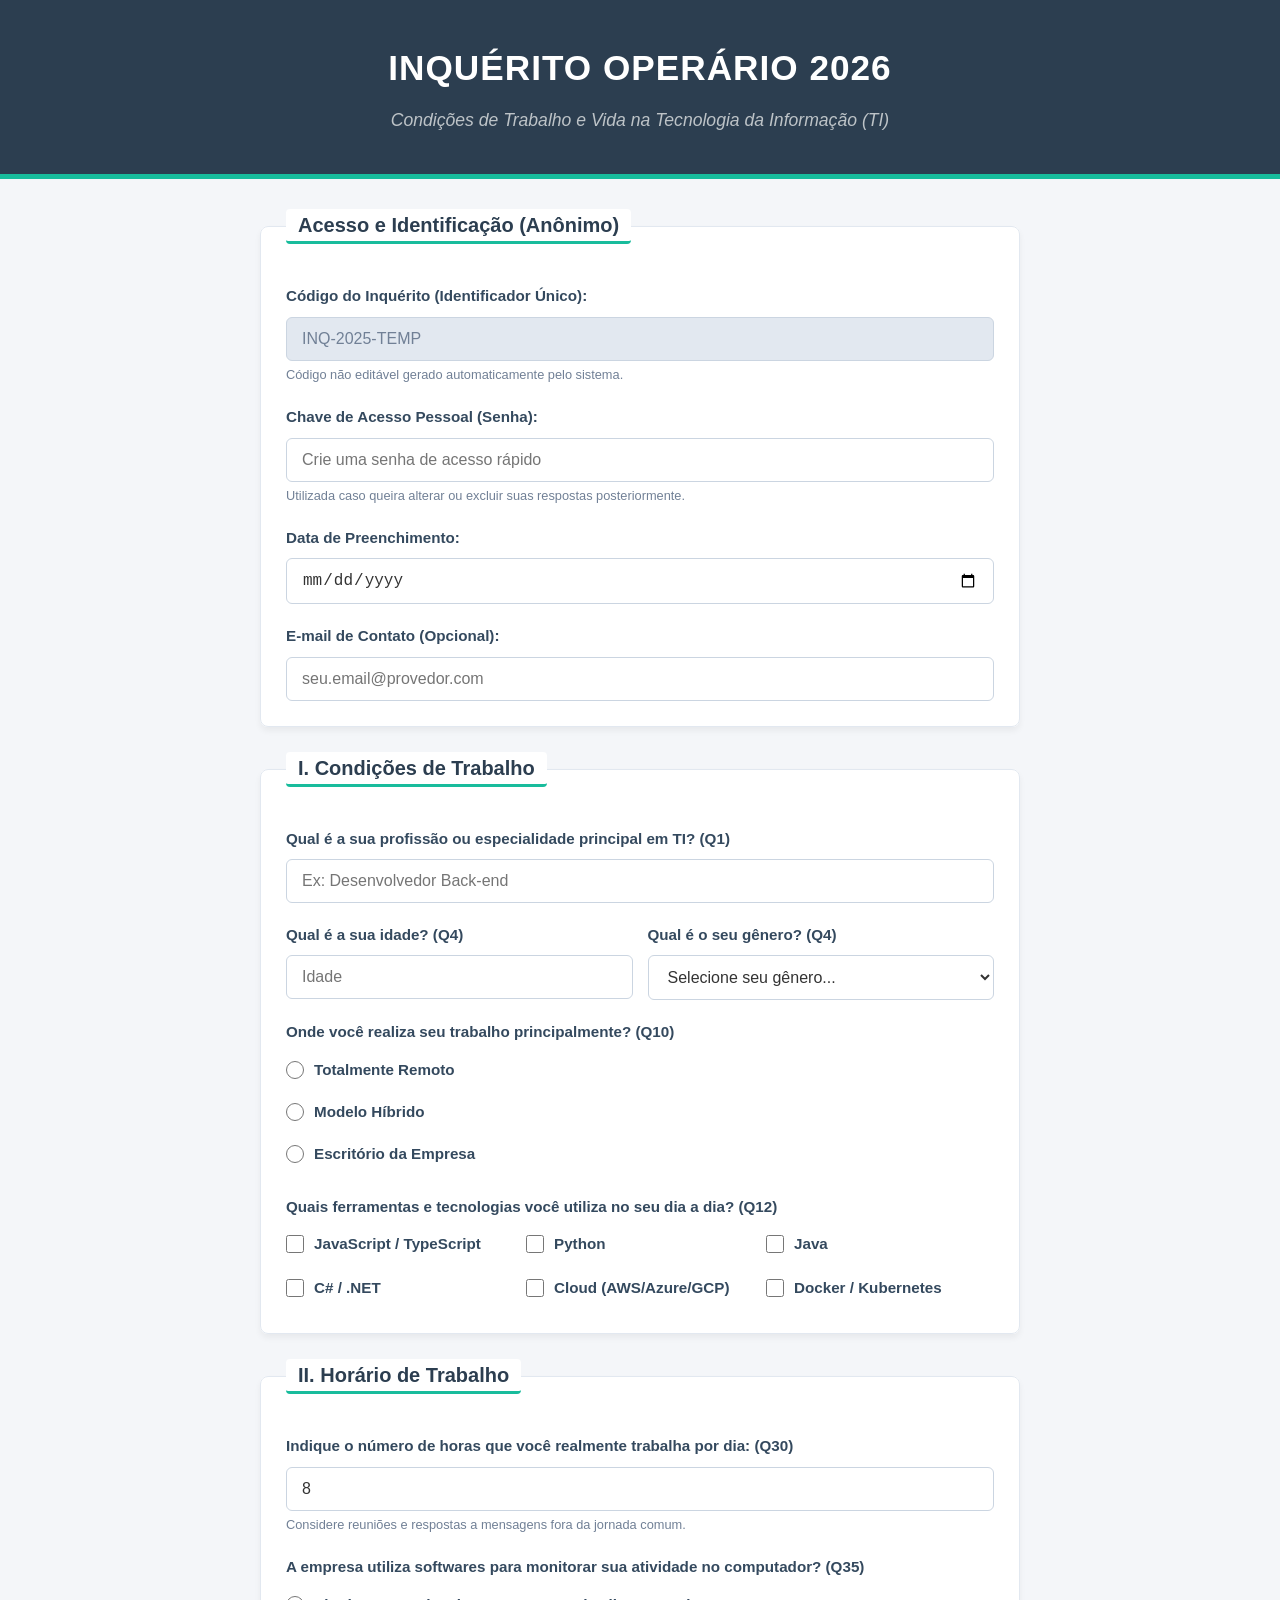
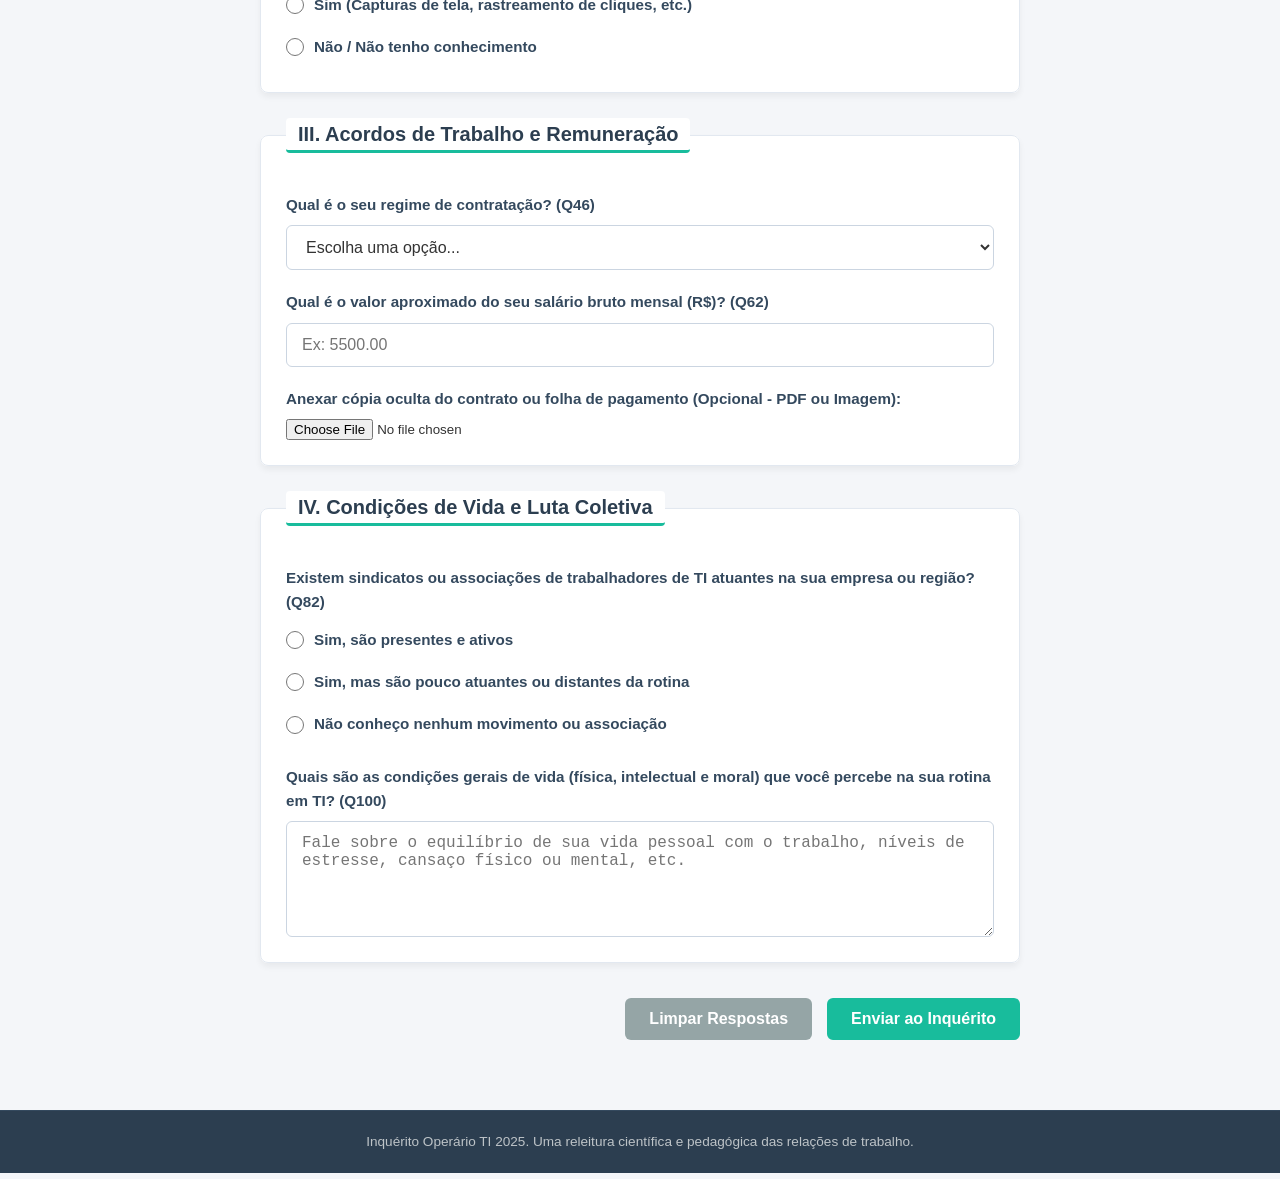
<file: projetos-guiados/projeto-guiado-1/projeto-guiado-1.html>
<!DOCTYPE html>
<html lang="pt-br">
<head>
    <meta charset="UTF-8">
    <meta name="viewport" content="width=device-width, initial-scale=1.0">
    <title>Inquérito Operário TI 2026</title>
    <link rel="stylesheet" href="css/styles.css">
</head>
<body>

    <header>
        <h1>Inquérito Operário 2026</h1>
        <p>Condições de Trabalho e Vida na Tecnologia da Informação (TI)</p>
    </header>

    <main class="container">
        <!-- action determina o destino e method define como os dados são enviados (POST) -->
        <form action="https://httpbin.org/post" method="POST" enctype="multipart/form-data">
            
            <!-- Bloco de Acesso e Segurança (Representa atributos disabled, password, date e email) -->
            <fieldset class="section-card">
                <legend>Acesso e Identificação (Anônimo)</legend>
                
                <div class="form-group">
                    <label for="form-id">Código do Inquérito (Identificador Único):</label>
                    <input type="text" id="form-id" name="form-id" value="INQ-2025-TEMP" disabled>
                    <small class="help-text">Código não editável gerado automaticamente pelo sistema.</small>
                </div>

                <div class="form-group">
                    <label for="chave-acesso">Chave de Acesso Pessoal (Senha):</label>
                    <input type="password" id="chave-acesso" name="chave-acesso" placeholder="Crie uma senha de acesso rápido" required>
                    <small class="help-text">Utilizada caso queira alterar ou excluir suas respostas posteriormente.</small>
                </div>

                <div class="form-group">
                    <label for="data-preenchimento">Data de Preenchimento:</label>
                    <input type="date" id="data-preenchimento" name="data-preenchimento" required>
                </div>

                <div class="form-group">
                    <label for="email-contato">E-mail de Contato (Opcional):</label>
                    <input type="email" id="email-contato" name="email-contato" placeholder="seu.email@provedor.com">
                </div>
            </fieldset>

            <!-- Seção I: Condições de Trabalho -->
            <fieldset class="section-card">
                <legend>I. Condições de Trabalho</legend>
                
                <!-- Q1 (Especialidade) usando input de texto atrelado ao Datalist -->
                <div class="form-group">
                    <label for="profissao">Qual é a sua profissão ou especialidade principal em TI? (Q1)</label>
                    <input type="text" id="profissao" name="profissao" list="profissoes-list" placeholder="Ex: Desenvolvedor Back-end" required>
                    <datalist id="profissoes-list">
                        <option value="Desenvolvedor(a) Front-end">
                        <option value="Desenvolvedor(a) Back-end">
                        <option value="Desenvolvedor(a) Full Stack">
                        <option value="Engenheiro(a) de DevOps">
                        <option value="Cientista de Dados">
                        <option value="Analista de Segurança">
                        <option value="Gerente de Produto (PM)">
                        <option value="UX/UI Designer">
                    </datalist>
                </div

                <!-- Q4 (Idade e Gênero) usando input de número e caixa select -->
                <div class="form-group row">
                    <div class="col">
                        <label for="idade">Qual é a sua idade? (Q4)</label>
                        <input type="number" id="idade" name="idade" min="16" max="100" placeholder="Idade" required>
                    </div>
                    <div class="col">
                        <label for="genero">Qual é o seu gênero? (Q4)</label>
                        <select id="genero" name="genero" required>
                            <option value="" disabled selected>Selecione seu gênero...</option>
                            <option value="Feminino">Feminino</option>
                            <option value="Masculino">Masculino</option>
                            <option value="Não-binário">Não-binário</option>
                            <option value="Prefiro não dizer">Prefiro não dizer</option>
                        </select>
                    </div>
                </div>

                <!-- Q10 (Localização/Modelo) usando input radio -->
                <div class="form-group">
                    <label>Onde você realiza seu trabalho principalmente? (Q10)</label>
                    <div class="radio-group">
                        <label class="radio-label">
                            <input type="radio" name="modelo-trabalho" value="remoto" required> Totalmente Remoto
                        </label>
                        <label class="radio-label">
                            <input type="radio" name="modelo-trabalho" value="hibrido"> Modelo Híbrido
                        </label>
                        <label class="radio-label">
                            <input type="radio" name="modelo-trabalho" value="escritorio"> Escritório da Empresa
                        </label>
                    </div>
                </div>

                <!-- Q12 (Ferramentas) usando múltiplos checkboxes -->
                <div class="form-group">
                    <label>Quais ferramentas e tecnologias você utiliza no seu dia a dia? (Q12)</label>
                    <div class="checkbox-grid">
                        <label class="checkbox-label">
                            <input type="checkbox" name="tecnologias" value="javascript"> JavaScript / TypeScript
                        </label>
                        <label class="checkbox-label">
                            <input type="checkbox" name="tecnologias" value="python"> Python
                        </label>
                        <label class="checkbox-label">
                            <input type="checkbox" name="tecnologias" value="java"> Java
                        </label>
                        <label class="checkbox-label">
                            <input type="checkbox" name="tecnologias" value="csharp"> C# / .NET
                        </label>
                        <label class="checkbox-label">
                            <input type="checkbox" name="tecnologias" value="cloud"> Cloud (AWS/Azure/GCP)
                        </label>
                        <label class="checkbox-label">
                            <input type="checkbox" name="tecnologias" value="docker"> Docker / Kubernetes
                        </label>
                    </div>
                </div>
            </fieldset>

            <!-- Seção II: Horário de Trabalho -->
            <fieldset class="section-card">
                <legend>II. Horário de Trabalho</legend>

                <!-- Q30 (Horas trabalhadas) usando input de número com valor padrão -->
                <div class="form-group">
                    <label for="horas-trabalho">Indique o número de horas que você realmente trabalha por dia: (Q30)</label>
                    <input type="number" id="horas-trabalho" name="horas-trabalho" min="1" max="24" value="8" required>
                    <small class="help-text">Considere reuniões e respostas a mensagens fora da jornada comum.</small>
                </div>

                <!-- Q35 (Software de monitoramento) usando input radio -->
                <div class="form-group">
                    <label>A empresa utiliza softwares para monitorar sua atividade no computador? (Q35)</label>
                    <div class="radio-group">
                        <label class="radio-label">
                            <input type="radio" name="monitoramento" value="sim" required> Sim (Capturas de tela, rastreamento de cliques, etc.)
                        </label>
                        <label class="radio-label">
                            <input type="radio" name="monitoramento" value="nao"> Não / Não tenho conhecimento
                        </label>
                    </div>
                </div>
            </fieldset>

            <!-- Seção III: Acordos de Trabalho -->
            <fieldset class="section-card">
                <legend>III. Acordos de Trabalho e Remuneração</legend>

                <!-- Q46 (Regime de contratação) usando select/options -->
                <div class="form-group">
                    <label for="regime-contratacao">Qual é o seu regime de contratação? (Q46)</label>
                    <select id="regime-contratacao" name="regime-contratacao" required>
                        <option value="" disabled selected>Escolha uma opção...</option>
                        <option value="clt">CLT (Consolidação das Leis do Trabalho)</option>
                        <option value="pj">PJ (Pessoa Jurídica / Consultoria alocada)</option>
                        <option value="freelancer">Freelancer / Autônomo</option>
                        <option value="cooperado">Cooperado</option>
                        <option value="estagio">Contrato de Estágio</option>
                    </select>
                </div>

                <!-- Q62 (Salário Bruto) usando input de número com controle de centavos -->
                <div class="form-group">
                    <label for="salario">Qual é o valor aproximado do seu salário bruto mensal (R$)? (Q62)</label>
                    <input type="number" id="salario" name="salario" min="0" step="0.01" placeholder="Ex: 5500.00" required>
                </div>

                <!-- Envio de arquivo opcional representativo do type="file" -->
                <div class="form-group">
                    <label for="comprovante-contrato">Anexar cópia oculta do contrato ou folha de pagamento (Opcional - PDF ou Imagem):</label>
                    <input type="file" id="comprovante-contrato" name="comprovante-contrato" accept=".pdf,image/*">
                </div>
            </fieldset>

            <!-- Seção IV: Condições de Vida e Luta Coletiva -->
            <fieldset class="section-card">
                <legend>IV. Condições de Vida e Luta Coletiva</legend>

                <!-- Q82 (Presença do Sindicato) usando input radio -->
                <div class="form-group">
                    <label>Existem sindicatos ou associações de trabalhadores de TI atuantes na sua empresa ou região? (Q82)</label>
                    <div class="radio-group">
                        <label class="radio-label">
                            <input type="radio" name="sindicato" value="sim" required> Sim, são presentes e ativos
                        </label>
                        <label class="radio-label">
                            <input type="radio" name="sindicato" value="parcial"> Sim, mas são pouco atuantes ou distantes da rotina
                        </label>
                        <label class="radio-label">
                            <input type="radio" name="sindicato" value="nao"> Não conheço nenhum movimento ou associação
                        </label>
                    </div>
                </div>

                <!-- Q100 (Subjetiva) usando textarea para texto longo -->
                <div class="form-group">
                    <label for="condicoes-vida">Quais são as condições gerais de vida (física, intelectual e moral) que você percebe na sua rotina em TI? (Q100)</label>
                    <textarea id="condicoes-vida" name="condicoes-vida" rows="5" placeholder="Fale sobre o equilíbrio de sua vida pessoal com o trabalho, níveis de estresse, cansaço físico ou mental, etc." required></textarea>
                </div>
            </fieldset>

            <!-- Botões de Ação (type="submit" e type="reset") -->
            <div class="form-actions">
                <input type="reset" value="Limpar Respostas" class="btn btn-secondary">
                <input type="submit" value="Enviar ao Inquérito" class="btn btn-primary">
            </div>

        </form>
    </main>

    <footer>
        <p>Inquérito Operário TI 2025. Uma releitura científica e pedagógica das relações de trabalho.</p>
    </footer>

</body>
</html>
</file>
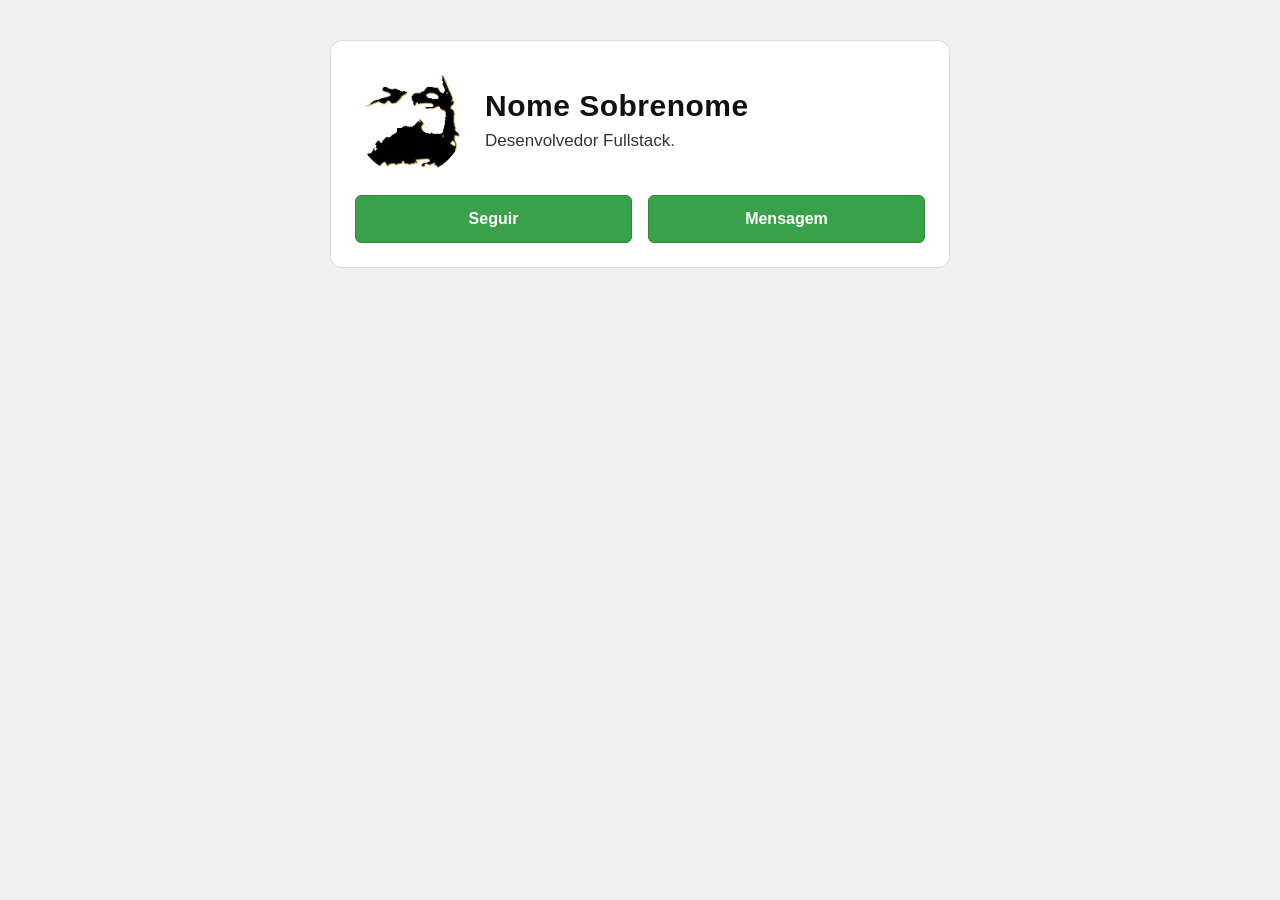
<file: projetos-guiados/projeto-guiado-2/projeto-guiado-2.html>
<!DOCTYPE html>
<html lang="pt-br">
<head>
  <meta charset="utf-8" />
  <meta name="viewport" content="width=device-width, initial-scale=1.0" />
  <title>Card de Perfil Responsivo</title>
  <link rel="stylesheet" href="css/style.css" />
</head>
<body>

  <div class="card">

    <div class="card-topo">
      <img class="avatar" src="img/avatar.png" alt="Foto de perfil de Nome Sobrenome" />

      <div class="dados">
        <h1 class="nome">Nome Sobrenome</h1>
        <p class="cargo">Desenvolvedor Fullstack.</p>
      </div>
    </div>

    <div class="acoes">
      <a class="botao" href="#">Seguir</a>
      <a class="botao" href="#">Mensagem</a>
    </div>

  </div>

</body>
</html>
</file>
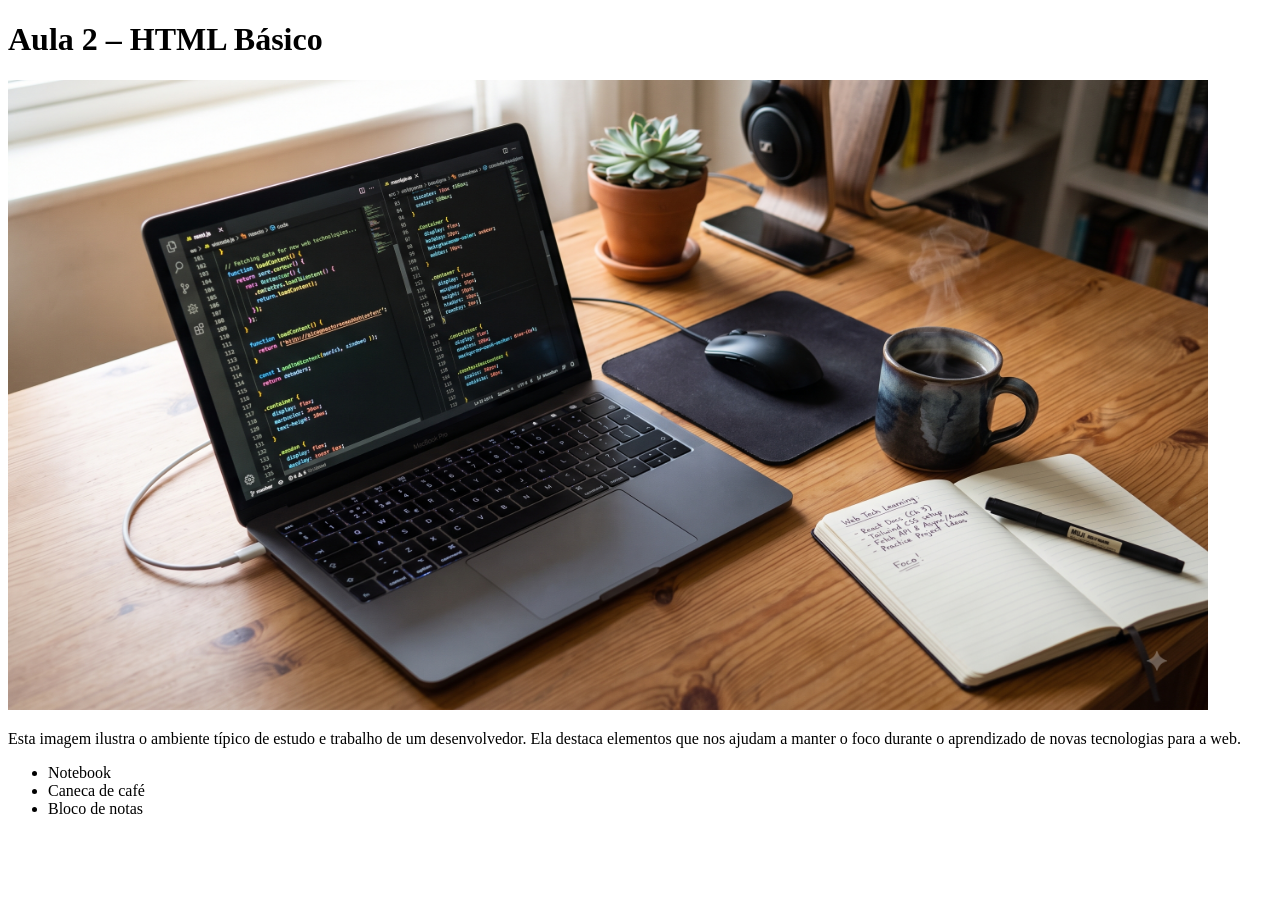
<file: trabalhos/trabalho1/trabalho1.html>
<!DOCTYPE html>
<html lang="pt-br">
<head>
    <meta charset="UTF-8">
    <meta name="viewport" content="width=device-width, initial-scale=1.0">
    <title>Trabalho 1</title>
</head>
<body>

    <h1>Aula 2 – HTML Básico</h1>

    <!-- 1. Insira a sua imagem abaixo e defina a descrição no atributo alt -->
    <img src="img/mesa_trabalho_web.png" alt="Mesa de madeira com um notebook aberto exibindo linhas de código, uma caneca de café e um bloco de notas ao lado" width="1200" height="630"/>

    <!-- 2. Parágrafo com informações adicionais sobre a imagem -->
    <p>Esta imagem ilustra o ambiente típico de estudo e trabalho de um desenvolvedor. Ela destaca elementos que nos ajudam a manter o foco durante o aprendizado de novas tecnologias para a web.</p>

    <!-- 3. Lista com 3 elementos visíveis na imagem escolhida -->
    <ul>
        <li>Notebook</li>
        <li>Caneca de café</li>
        <li>Bloco de notas</li>
    </ul>

</body>
</html>
</file>
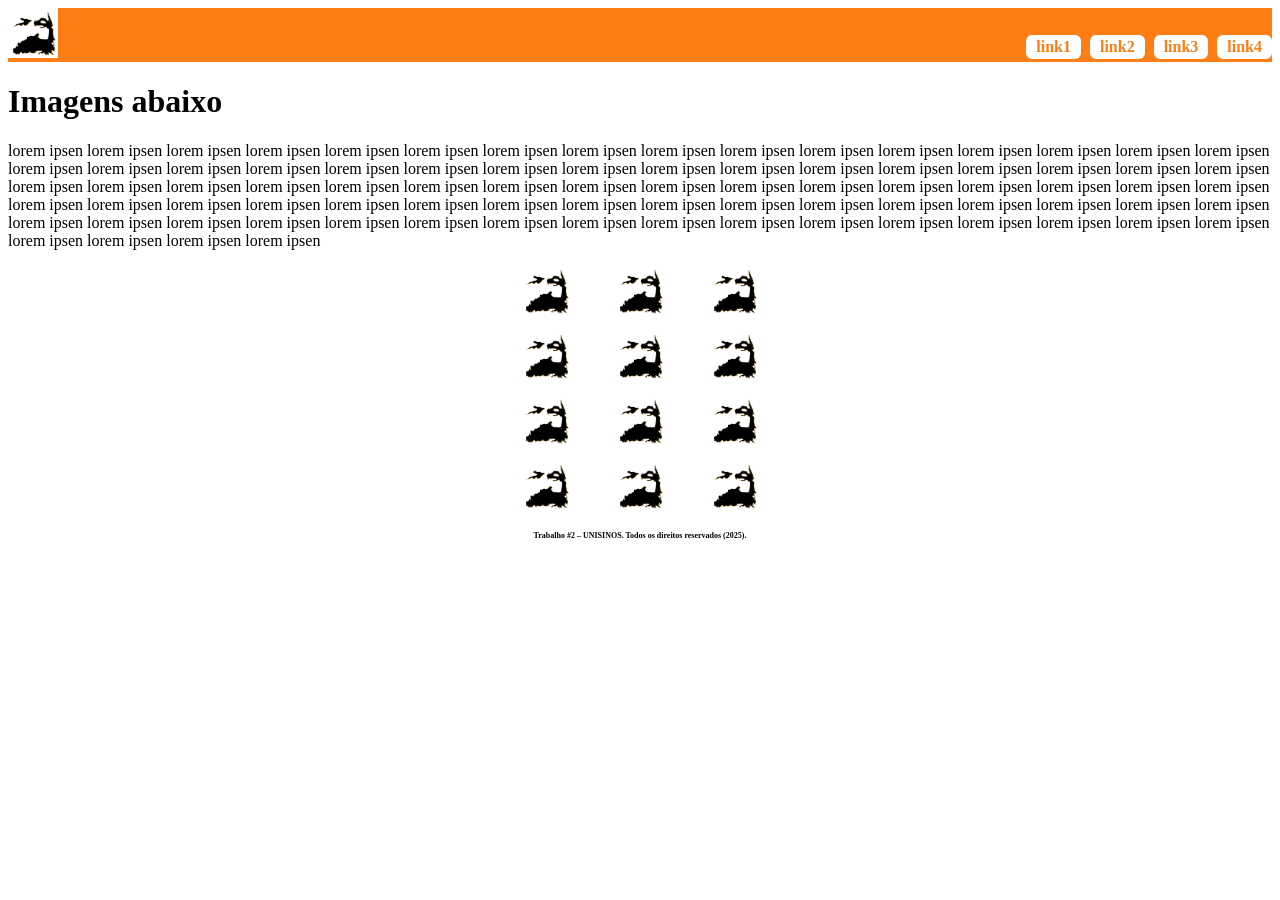
<file: trabalhos/trabalho2/trabalho2.html>
<!DOCTYPE html>
<html>
    <head>
        <meta charset="UTF-8">
        <title>Trabalho 2</title>
        <link rel="stylesheet" href="css/styles.css">
    </head>
    <body>
        <!--Menu do topo-->
        <div class="menu-topo">
            <span>
                <img src="img/editora.png" width="50">
            </span>
            <span class="menu-links">
                <a href="link1.html">link1</a>
                <a href="link1.html">link2</a>
                <a href="link1.html">link3</a>
                <a href="link1.html">link4</a>
            </span>
        </div>
        <div class="corpo">
            <h1>Imagens abaixo</h1>
            <p>
                lorem ipsen lorem ipsen lorem ipsen lorem ipsen lorem ipsen lorem ipsen
                lorem ipsen lorem ipsen lorem ipsen lorem ipsen lorem ipsen lorem ipsen
                lorem ipsen lorem ipsen lorem ipsen lorem ipsen lorem ipsen lorem ipsen
                lorem ipsen lorem ipsen lorem ipsen lorem ipsen lorem ipsen lorem ipsen
                lorem ipsen lorem ipsen lorem ipsen lorem ipsen lorem ipsen lorem ipsen
                lorem ipsen lorem ipsen lorem ipsen lorem ipsen lorem ipsen lorem ipsen
                lorem ipsen lorem ipsen lorem ipsen lorem ipsen lorem ipsen lorem ipsen
                lorem ipsen lorem ipsen lorem ipsen lorem ipsen lorem ipsen lorem ipsen
                lorem ipsen lorem ipsen lorem ipsen lorem ipsen lorem ipsen lorem ipsen
                lorem ipsen lorem ipsen lorem ipsen lorem ipsen lorem ipsen lorem ipsen
                lorem ipsen lorem ipsen lorem ipsen lorem ipsen lorem ipsen lorem ipsen
                lorem ipsen lorem ipsen lorem ipsen lorem ipsen lorem ipsen lorem ipsen
                lorem ipsen lorem ipsen lorem ipsen lorem ipsen lorem ipsen lorem ipsen
                lorem ipsen lorem ipsen lorem ipsen lorem ipsen lorem ipsen lorem ipsen

            </p>
            <!--Linha 1 -->
            <div class="linha-imagens">
                <img src="img/editora.png" width="50">
                <img src="img/editora.png" width="50">
                <img src="img/editora.png" width="50">
            </div>
            <!--Linha 2 -->
            <div class="linha-imagens">
                <img src="img/editora.png" width="50">
                <img src="img/editora.png" width="50">
                <img src="img/editora.png" width="50">
            </div>
            <!--Linha 3 -->
            <div class="linha-imagens">
                <img src="img/editora.png" width="50">
                <img src="img/editora.png" width="50">
                <img src="img/editora.png" width="50">
            </div>
            <!--Linha 4 -->
            <!--img é inline-->
            <div class="linha-imagens">
                <img src="img/editora.png" width="50">
                <img src="img/editora.png" width="50">
                <img src="img/editora.png" width="50">
            </div>
        </div>
        <footer>
            <p>Trabalho #2 – UNISINOS. Todos os direitos reservados (2025).</p>
        </footer>
    </body>
</html>
</file>
<file: aulas/aula6/css/styles.css>
/* Reset Básico de Margens */
* {
    margin: 0;
    padding: 0;
    box-sizing: border-box; /* Garante que padding e bordas não alterem o tamanho dos blocos */
}

body {
    font-family: Arial, sans-serif;
    background-color: #f0f2f5;
    color: #333;
    padding: 20px;
}

header {
    text-align: center;
    margin-bottom: 30px;
}

header h1 {
    color: #2c3e50;
    margin-bottom: 8px;
}

header p {
    color: #7f8c8d;
    font-style: italic;
}

/* Estruturação Geral do Laboratório */
.sandbox {
    max-width: 1200px;
    margin: 0 auto;
}

.experiment {
    background-color: #ffffff;
    border-radius: 8px;
    padding: 20px;
    margin-bottom: 30px;
    box-shadow: 0 4px 6px rgba(0,0,0,0.05);
}

.experiment h2 {
    color: #2980b9;
    border-bottom: 2px solid #ecf0f1;
    padding-bottom: 10px;
    margin-bottom: 15px;
}

.experiment p {
    color: #555;
    margin-bottom: 20px;
    font-size: 0.95rem;
}

/* Grid de Layout para colocar experimentos lado a lado */
.row-layout {
    display: grid;
    grid-template-columns: repeat(auto-fit, minmax(300px, 1fr));
    gap: 20px;
}

.demo-box {
    background: #fafbfc;
    border: 1px dashed #bdc3c7;
    border-radius: 6px;
    padding: 15px;
}

.demo-box h3 {
    font-size: 0.9rem;
    color: #34495e;
    margin-bottom: 12px;
}

.margin-b {
    margin-bottom: 20px;
}

/* ==========================================================================
   CLASSES ESSENCIAIS DE FLEXBOX (Pai / Flex Container)
   ========================================================================== */

.flex-container {
    display: flex;       /* Habilita o Flexbox no elemento pai */
    background-color: #dfe6e9;
    padding: 10px;
    border-radius: 4px;
    gap: 10px;           /* Espaçamento prático entre os blocos filhos */
}

/* Altura fixa apenas para demonstrações de alinhamento vertical */
.height-200 {
    height: 200px;
}

/* Variações de flex-direction */
.f-row {
    flex-direction: row; /* Alinhamento horizontal padrão */
}

.f-column {
    flex-direction: column; /* Transforma o fluxo em coluna vertical */
}

/* Variações de flex-wrap */
.f-nowrap {
    flex-wrap: nowrap; /* Não quebra linha (comprime ou transborda os filhos) */
}

.f-wrap {
    flex-wrap: wrap; /* Permite que os filhos passem para a linha de baixo se faltar espaço */
}

/* Variações de justify-content (Eixo Principal) */
.j-between {
    justify-content: space-between;
}

.j-around {
    justify-content: space-around;
}

.j-center {
    justify-content: center;
}

/* Variações de align-items (Eixo Secundário) */
.ai-stretch {
    align-items: stretch; /* Estica os filhos verticalmente caso não possuam altura definida */
}

.ai-center {
    align-items: center; /* Centraliza verticalmente os filhos no espaço do container */
}


/* ==========================================================================
   CLASSES ESSENCIAIS DE FILHOS (Itens / Flex Items)
   ========================================================================== */

/* Estilo geral e cores dos itens apenas para visualização de contraste */
.flex-item {
    padding: 15px;
    color: white;
    font-weight: bold;
    text-align: center;
    border-radius: 4px;
    min-width: 80px; /* Largura mínima para o wrap funcionar com pouca tela */
}

.item-1 { background-color: #e74c3c; }
.item-2 { background-color: #3498db; }
.item-3 { background-color: #2ecc71; }
.item-4 { background-color: #f1c40f; color: #333; }

/* Comportamento de align-self (Auto-alinhamento específico) */
.self-end {
    align-self: flex-end; /* Esse item específico vai para a parte de baixo do container */
}

/* Comportamento de flex-grow (Crescimento proporcional) */
.grow-1 {
    flex-grow: 1; /* Ocupa uma parte proporcional do espaço disponível */
}

.grow-2 {
    flex-grow: 2; /* Ocupa duas partes proporcionais do espaço disponível */
}

/* Rodapé */
footer {
    text-align: center;
    color: #7f8c8d;
    font-size: 0.85rem;
    margin-top: 40px;
    padding-top: 20px;
    border-top: 1px solid #dcdde1;
}
</file>
<file: aulas/aula3/css/style-header.css>
p {
    background-color: #FFF;
}
</file>
<file: aulas/aula3/css/style-body.css>
p {
    color:blueviolet;
    background-position: center;
    background-size: cover;
    border:1px solid orangered;
    border-radius: 5px;
    box-sizing: border-box;
    padding: 20px 10px 20px 0px; /*comentário css*/
    margin: 20px 10px 20px 0px;
    width: 100%;
    font-family: Arial, Helvetica, sans-serif;
}
.paragrafo {
      color: blue;
      text-align: justify;
    }
h2 {
      color:blue;  
    }
body {
    width: 800px;
}
#subtitulo {
    text-align: center;
    color: blueviolet;
}
.borda {border:1px solid orangered;}
table {
    width: 100%;
}
</file>
<file: aulas/aula4/css/styles.css>
/* Reset Geral de Estilos */
* {
    margin: 0;
    padding: 0;
    box-sizing: border-box; /* Essencial para evitar que padding quebre layouts */
}

body {
    font-family: 'Segoe UI', Tahoma, Geneva, Verdana, sans-serif;
    background-color: #f4f6f9;
    color: #333;
    line-height: 1.6;
}

/* Header */
header {
    background-color: #2c3e50;
    color: #ffffff;
    text-align: center;
    padding: 40px 20px;
    border-bottom: 5px solid #18bc9c;
}

header h1 {
    font-size: 2.2rem;
    margin-bottom: 10px;
    text-transform: uppercase;
    letter-spacing: 1px;
}

header p {
    font-size: 1.1rem;
    color: #bdc3c7;
    font-style: italic;
}

/* Container de Conteúdo */
.container {
    max-width: 800px;
    margin: 30px auto;
    padding: 0 20px;
}

/* Cartões das Seções (Fieldset) */
form {
    display: flex;
    flex-direction: column;
    gap: 25px;
}

.section-card {
    background-color: #ffffff;
    border: 1px solid #e2e8f0;
    border-radius: 8px;
    padding: 25px;
    box-shadow: 0 4px 6px rgba(0, 0, 0, 0.05);
}

.section-card legend {
    font-size: 1.25rem;
    font-weight: 700;
    color: #2c3e50;
    padding: 0 12px;
    background-color: #ffffff;
    border-radius: 4px;
    border-bottom: 3px solid #18bc9c;
    margin-bottom: 15px;
}

/* Grupos de Formulário */
.form-group {
    display: flex;
    flex-direction: column;
    margin-bottom: 20px;
}

.form-group:last-child {
    margin-bottom: 0;
}

.form-group label {
    font-weight: 600;
    font-size: 0.95rem;
    color: #34495e;
    margin-bottom: 8px;
}

/* Inputs, Selects e Textarea */
input[type="text"],
input[type="number"],
input[type="email"],
input[type="password"],
input[type="date"],
select,
textarea {
    width: 100%;
    padding: 12px 15px;
    border: 1px solid #cbd5e1;
    border-radius: 6px;
    font-size: 1rem;
    color: #333;
    background-color: #fff;
    transition: border-color 0.2s, box-shadow 0.2s;
}

/* Efeito de Foco */
input[type="text"]:focus,
input[type="number"]:focus,
input[type="email"]:focus,
input[type="password"]:focus,
input[type="date"]:focus,
select:focus,
textarea:focus {
    border-color: #18bc9c;
    outline: none;
    box-shadow: 0 0 0 3px rgba(24, 188, 156, 0.15);
}

/* Input Desabilitado */
input:disabled {
    background-color: #e2e8f0;
    color: #718096;
    cursor: not-allowed;
    border-color: #cbd5e1;
}

textarea {
    resize: vertical; /* Permite redimensionar apenas na vertical */
}

/* Agrupamento em Linha (Gênero e Idade) */
.form-group.row {
    flex-direction: row;
    gap: 15px;
}

.form-group.row .col {
    flex: 1;
    display: flex;
    flex-direction: column;
}

/* Grupos de Radios e Checkboxes */
.radio-group, .checkbox-grid {
    display: flex;
    flex-direction: column;
    gap: 10px;
    padding-top: 5px;
}

.checkbox-grid {
    display: grid;
    grid-template-columns: repeat(auto-fit, minmax(220px, 1fr));
    gap: 12px;
}

.radio-label, .checkbox-label {
    display: flex;
    align-items: center;
    gap: 10px;
    font-size: 0.95rem;
    color: #4a5568;
    cursor: pointer;
}

.radio-label input, .checkbox-label input {
    width: 18px;
    height: 18px;
    cursor: pointer;
    accent-color: #18bc9c; /* Altera a cor padrão do elemento de controle no navegador */
}

/* Dicas de preenchimento */
.help-text {
    font-size: 0.8rem;
    color: #718096;
    margin-top: 4px;
}

/* Seção de Botões */
.form-actions {
    display: flex;
    justify-content: flex-end;
    gap: 15px;
    margin-top: 10px;
    margin-bottom: 40px;
}

.btn {
    padding: 12px 24px;
    font-size: 1rem;
    font-weight: 600;
    border-radius: 6px;
    cursor: pointer;
    border: none;
    transition: background-color 0.2s, transform 0.1s;
}

.btn-primary {
    background-color: #18bc9c;
    color: #ffffff;
}

.btn-primary:hover {
    background-color: #149c82;
}

.btn-primary:active {
    transform: translateY(1px);
}

.btn-secondary {
    background-color: #95a5a6;
    color: #ffffff;
}

.btn-secondary:hover {
    background-color: #7f8c8d;
}

.btn-secondary:active {
    transform: translateY(1px);
}

/* Rodapé */
footer {
    background-color: #2c3e50;
    color: #bdc3c7;
    text-align: center;
    padding: 20px;
    font-size: 0.85rem;
    border-top: 1px solid #34495e;
}

/* Responsividade Básica (Dispositivos Móveis) */
@media (max-width: 600px) {
    .form-group.row {
        flex-direction: column;
        gap: 15px;
    }
    
    .form-actions {
        flex-direction: column-reverse;
    }
    
    .btn {
        width: 100%;
    }
}
</file>
<file: aulas/aula5/css/styles.css>
/*
    ============================================================
    Aula 5 — Responsividade (Mobile-First + Media Queries)
    ============================================================
    Filosofia mobile-first: o CSS "sem media query" abaixo é o
    layout para telas PEQUENAS (celulares). Cada @media (min-width: ...)
    depois dele vai progressivamente ADICIONANDO/ajustando regras para
    telas maiores — nunca o contrário.

    Breakpoints usados neste arquivo:
      - Base (mobile):        até 599px
      - Tablet:   min-width:  600px
      - Desktop:  min-width:  992px

    Também há um exemplo de @media (orientation: ...) para reagir à
    orientação do dispositivo (retrato x paisagem), independente da largura.
*/

/* Reset Geral de Estilos */
* {
    margin: 0;
    padding: 0;
    box-sizing: border-box; /* Essencial para evitar que padding quebre layouts */
}

body {
    font-family: 'Segoe UI', Tahoma, Geneva, Verdana, sans-serif;
    background-color: #f4f6f9;
    color: #333;
    line-height: 1.6;
}

/* ------------------------------------------------------------
   Indicador de viewport (caixa de demonstração da Aula 5)
   Mostra ao vivo qual breakpoint e qual orientação estão ativos.
   O conteúdo é trocado só com CSS, via ::before em cada media query.
   ------------------------------------------------------------ */
.viewport-indicator {
    position: fixed;
    top: 8px;
    right: 8px;
    z-index: 1000;
    display: flex;
    flex-direction: column;
    gap: 4px;
    background-color: #2c3e50;
    color: #ffffff;
    font-size: 0.7rem;
    padding: 6px 10px;
    border-radius: 6px;
    box-shadow: 0 2px 6px rgba(0, 0, 0, 0.2);
    opacity: 0.9;
}

.vi-breakpoint::before {
    content: "📱 Mobile (< 600px)";
}

.vi-orientation::before {
    content: "↕ Retrato (portrait)";
}

/* Header */
header {
    background-color: #2c3e50;
    color: #ffffff;
    text-align: center;
    padding: 30px 15px;
    border-bottom: 5px solid #18bc9c;
}

header h1 {
    font-size: 1.6rem;
    margin-bottom: 10px;
    text-transform: uppercase;
    letter-spacing: 1px;
}

header p {
    font-size: 1rem;
    color: #bdc3c7;
    font-style: italic;
}

/* Container de Conteúdo */
.container {
    max-width: 800px;
    margin: 20px auto;
    padding: 0 15px;
}

/* Formulário: no mobile os cartões ficam empilhados em coluna única */
form {
    display: flex;
    flex-direction: column;
    gap: 20px;
}

/* Cartões das Seções (Fieldset) */
.section-card {
    background-color: #ffffff;
    border: 1px solid #e2e8f0;
    border-radius: 8px;
    padding: 18px;
    box-shadow: 0 4px 6px rgba(0, 0, 0, 0.05);
}

.section-card legend {
    font-size: 1.1rem;
    font-weight: 700;
    color: #2c3e50;
    padding: 0 10px;
    background-color: #ffffff;
    border-radius: 4px;
    border-bottom: 3px solid #18bc9c;
    margin-bottom: 15px;
}

/* Subgrupos (fieldset aninhado para radio/checkbox), sem a borda padrão do navegador */
.subgroup {
    border: none;
    padding: 0;
    margin: 0;
}

.subgroup-legend {
    font-weight: 600;
    font-size: 0.95rem;
    color: #34495e;
    margin-bottom: 8px;
    padding: 0;
}

/* Grupos de Formulário */
.form-group {
    display: flex;
    flex-direction: column;
    margin-bottom: 20px;
}

.form-group:last-child {
    margin-bottom: 0;
}

.form-group label {
    font-weight: 600;
    font-size: 0.95rem;
    color: #34495e;
    margin-bottom: 8px;
}

/* Inputs, Selects e Textarea */
input[type="text"],
input[type="number"],
input[type="email"],
input[type="password"],
input[type="date"],
select,
textarea {
    width: 100%;
    padding: 12px 15px;
    border: 1px solid #cbd5e1;
    border-radius: 6px;
    font-size: 1rem; /* nunca menor que 16px no mobile, evita zoom automático do iOS ao focar o campo */
    color: #333;
    background-color: #fff;
    transition: border-color 0.2s, box-shadow 0.2s;
}

/* Efeito de Foco */
input[type="text"]:focus,
input[type="number"]:focus,
input[type="email"]:focus,
input[type="password"]:focus,
input[type="date"]:focus,
select:focus,
textarea:focus {
    border-color: #18bc9c;
    outline: none;
    box-shadow: 0 0 0 3px rgba(24, 188, 156, 0.15);
}

/* Input Desabilitado */
input:disabled {
    background-color: #e2e8f0;
    color: #718096;
    cursor: not-allowed;
    border-color: #cbd5e1;
}

textarea {
    resize: vertical; /* Permite redimensionar apenas na vertical */
}

/*
   Agrupamento em Linha (ex: Faixa Etária e Gênero).
   Mobile-first: por padrão empilhado em coluna única (mais fácil de
   preencher rolando o dedo). Vira "lado a lado" só a partir do
   breakpoint de tablet, lá embaixo.
*/
.form-group.row {
    flex-direction: column;
    gap: 15px;
}

.form-group.row .col {
    display: flex;
    flex-direction: column;
}

/*
   Grid de campos (ex: Cargo Atual e Tempo na Empresa).
   Mobile-first: uma coluna só. Vira grid de 2 colunas no breakpoint
   de desktop, lá embaixo — exemplo de reorganização em múltiplas colunas.
*/
.form-grid {
    display: flex;
    flex-direction: column;
}

/* Grupos de Radios e Checkboxes */
.radio-group, .checkbox-grid {
    display: flex;
    flex-direction: column;
    gap: 10px;
    padding-top: 5px;
}

/*
   checkbox-grid usa CSS Grid com auto-fit/minmax: ela mesma decide
   quantas colunas cabem, sem precisar de media query — é a
   responsividade "intrínseca" do Grid, complementar às media queries.
*/
.checkbox-grid {
    display: grid;
    grid-template-columns: repeat(auto-fit, minmax(200px, 1fr));
    gap: 12px;
}

.radio-label, .checkbox-label {
    display: flex;
    align-items: center;
    gap: 10px;
    font-size: 0.95rem;
    color: #4a5568;
    cursor: pointer;
}

.radio-label input, .checkbox-label input {
    width: 18px;
    height: 18px;
    cursor: pointer;
    accent-color: #18bc9c; /* Altera a cor padrão do elemento de controle no navegador */
    flex-shrink: 0;
}

/* Dicas de preenchimento */
.help-text {
    font-size: 0.8rem;
    color: #718096;
    margin-top: 4px;
}

/* Seção de Botões: no mobile, botões empilhados e ocupando a largura toda */
.form-actions {
    display: flex;
    flex-direction: column-reverse;
    gap: 12px;
    margin-top: 10px;
    margin-bottom: 30px;
}

.btn {
    width: 100%;
    padding: 14px 24px;
    font-size: 1rem;
    font-weight: 600;
    border-radius: 6px;
    cursor: pointer;
    border: none;
    transition: background-color 0.2s, transform 0.1s;
}

.btn-primary {
    background-color: #18bc9c;
    color: #ffffff;
}

.btn-primary:hover {
    background-color: #149c82;
}

.btn-primary:active {
    transform: translateY(1px);
}

.btn-secondary {
    background-color: #95a5a6;
    color: #ffffff;
}

.btn-secondary:hover {
    background-color: #7f8c8d;
}

.btn-secondary:active {
    transform: translateY(1px);
}

/* Rodapé */
footer {
    background-color: #2c3e50;
    color: #bdc3c7;
    text-align: center;
    padding: 18px;
    font-size: 0.8rem;
    border-top: 1px solid #34495e;
}

/* ============================================================
   BREAKPOINT: TABLET  (min-width: 600px)
   Mobile-first — a partir daqui "ganhamos" espaço horizontal e
   podemos colocar coisas lado a lado.
   ============================================================ */
@media (min-width: 600px) {
    .vi-breakpoint::before {
        content: "📱 Tablet (600px – 991px)";
    }

    header {
        padding: 40px 20px;
    }

    header h1 {
        font-size: 2rem;
    }

    .container {
        padding: 0 20px;
    }

    .section-card {
        padding: 25px;
    }

    /* Faixa Etária e Gênero passam a ficar lado a lado */
    .form-group.row {
        flex-direction: row;
        gap: 15px;
    }

    .form-group.row .col {
        flex: 1;
    }

    /* Botões voltam a ficar lado a lado, alinhados à direita, com largura automática */
    .form-actions {
        flex-direction: row;
        justify-content: flex-end;
    }

    .btn {
        width: auto;
    }
}

/* ============================================================
   BREAKPOINT: DESKTOP  (min-width: 992px)
   Telas de notebook/desktop: mais respiro e reorganização em colunas.
   ============================================================ */
@media (min-width: 992px) {
    .vi-breakpoint::before {
        content: "💻 Desktop (≥ 992px)";
    }

    .container {
        max-width: 900px;
        margin: 30px auto;
    }

    header h1 {
        font-size: 2.2rem;
    }

    /* Cargo Atual e Tempo na Empresa passam a ocupar 2 colunas */
    .form-grid {
        display: grid;
        grid-template-columns: 1fr 1fr;
        gap: 20px;
    }

    /* Nas telas largas os grupos de radio (mais curtos) cabem em linha */
    .radio-group-inline {
        flex-direction: row;
        flex-wrap: wrap;
        gap: 20px;
    }
}

/* ============================================================
   ORIENTAÇÃO: independente da largura, reage a portrait/landscape.
   Útil em tablets e celulares deitados, onde a altura fica pequena.
   ============================================================ */
@media (orientation: landscape) {
    .vi-orientation::before {
        content: "↔ Paisagem (landscape)";
    }
}

@media (orientation: landscape) and (max-width: 991px) {
    /* Em celular/tablet deitado a altura é curta: cabeçalho mais enxuto
       para sobrar mais espaço vertical para o formulário */
    header {
        padding: 15px 20px;
    }

    header p {
        display: none;
    }
}
</file>
<file: projetos-guiados/projeto-guiado-1/css/styles.css>
/* Reset Geral de Estilos */
* {
    margin: 0;
    padding: 0;
    box-sizing: border-box; /* Essencial para evitar que padding quebre layouts */
}

body {
    font-family: 'Segoe UI', Tahoma, Geneva, Verdana, sans-serif;
    background-color: #f4f6f9;
    color: #333;
    line-height: 1.6;
}

/* Header */
header {
    background-color: #2c3e50;
    color: #ffffff;
    text-align: center;
    padding: 40px 20px;
    border-bottom: 5px solid #18bc9c;
}

header h1 {
    font-size: 2.2rem;
    margin-bottom: 10px;
    text-transform: uppercase;
    letter-spacing: 1px;
}

header p {
    font-size: 1.1rem;
    color: #bdc3c7;
    font-style: italic;
}

/* Container de Conteúdo */
.container {
    max-width: 800px;
    margin: 30px auto;
    padding: 0 20px;
}

/* Cartões das Seções (Fieldset) */
form {
    display: flex;
    flex-direction: column;
    gap: 25px;
}

.section-card {
    background-color: #ffffff;
    border: 1px solid #e2e8f0;
    border-radius: 8px;
    padding: 25px;
    box-shadow: 0 4px 6px rgba(0, 0, 0, 0.05);
}

.section-card legend {
    font-size: 1.25rem;
    font-weight: 700;
    color: #2c3e50;
    padding: 0 12px;
    background-color: #ffffff;
    border-radius: 4px;
    border-bottom: 3px solid #18bc9c;
    margin-bottom: 15px;
}

/* Grupos de Formulário */
.form-group {
    display: flex;
    flex-direction: column;
    margin-bottom: 20px;
}

.form-group:last-child {
    margin-bottom: 0;
}

.form-group label {
    font-weight: 600;
    font-size: 0.95rem;
    color: #34495e;
    margin-bottom: 8px;
}

/* Inputs, Selects e Textarea */
input[type="text"],
input[type="number"],
input[type="email"],
input[type="password"],
input[type="date"],
select,
textarea {
    width: 100%;
    padding: 12px 15px;
    border: 1px solid #cbd5e1;
    border-radius: 6px;
    font-size: 1rem;
    color: #333;
    background-color: #fff;
    transition: border-color 0.2s, box-shadow 0.2s;
}

/* Efeito de Foco */
input[type="text"]:focus,
input[type="number"]:focus,
input[type="email"]:focus,
input[type="password"]:focus,
input[type="date"]:focus,
select:focus,
textarea:focus {
    border-color: #18bc9c;
    outline: none;
    box-shadow: 0 0 0 3px rgba(24, 188, 156, 0.15);
}

/* Input Desabilitado */
input:disabled {
    background-color: #e2e8f0;
    color: #718096;
    cursor: not-allowed;
    border-color: #cbd5e1;
}

textarea {
    resize: vertical; /* Permite redimensionar apenas na vertical */
}

/* Agrupamento em Linha (Gênero e Idade) */
.form-group.row {
    flex-direction: row;
    gap: 15px;
}

.form-group.row .col {
    flex: 1;
    display: flex;
    flex-direction: column;
}

/* Grupos de Radios e Checkboxes */
.radio-group, .checkbox-grid {
    display: flex;
    flex-direction: column;
    gap: 10px;
    padding-top: 5px;
}

.checkbox-grid {
    display: grid;
    grid-template-columns: repeat(auto-fit, minmax(220px, 1fr));
    gap: 12px;
}

.radio-label, .checkbox-label {
    display: flex;
    align-items: center;
    gap: 10px;
    font-size: 0.95rem;
    color: #4a5568;
    cursor: pointer;
}

.radio-label input, .checkbox-label input {
    width: 18px;
    height: 18px;
    cursor: pointer;
    accent-color: #18bc9c; /* Altera a cor padrão do elemento de controle no navegador */
}

/* Dicas de preenchimento */
.help-text {
    font-size: 0.8rem;
    color: #718096;
    margin-top: 4px;
}

/* Seção de Botões */
.form-actions {
    display: flex;
    justify-content: flex-end;
    gap: 15px;
    margin-top: 10px;
    margin-bottom: 40px;
}

.btn {
    padding: 12px 24px;
    font-size: 1rem;
    font-weight: 600;
    border-radius: 6px;
    cursor: pointer;
    border: none;
    transition: background-color 0.2s, transform 0.1s;
}

.btn-primary {
    background-color: #18bc9c;
    color: #ffffff;
}

.btn-primary:hover {
    background-color: #149c82;
}

.btn-primary:active {
    transform: translateY(1px);
}

.btn-secondary {
    background-color: #95a5a6;
    color: #ffffff;
}

.btn-secondary:hover {
    background-color: #7f8c8d;
}

.btn-secondary:active {
    transform: translateY(1px);
}

/* Rodapé */
footer {
    background-color: #2c3e50;
    color: #bdc3c7;
    text-align: center;
    padding: 20px;
    font-size: 0.85rem;
    border-top: 1px solid #34495e;
}

/* Responsividade Básica (Dispositivos Móveis) */
@media (max-width: 600px) {
    .form-group.row {
        flex-direction: column;
        gap: 15px;
    }
    
    .form-actions {
        flex-direction: column-reverse;
    }
    
    .btn {
        width: 100%;
    }
}
</file>
<file: projetos-guiados/projeto-guiado-2/css/style.css>
/* ---------- Base ---------- */
body {
  font-family: Arial, Helvetica, sans-serif;
  background-color: #f0f0f0;
  margin: 0;
  padding: 40px 20px;
}

/* ---------- Card (container) ---------- */
.card {
  box-sizing: border-box;
  width: 100%;
  max-width: 620px;
  margin: 0 auto;
  padding: 24px;
  background-color: #ffffff;
  border: 1px solid #dddddd;
  border-radius: 12px;
/* Com display flex todos os elementos se comportam semelhante a elementos inline */
  display: flex;
  flex-direction: column;
  gap: 20px;
}

/* ---------- Bloco superior: foto + textos ---------- */
.card-topo {
  display: flex;
  flex-direction: row;
  flex-wrap: wrap;
  align-items: center;
  gap: 20px;
}

.avatar {
  width: 110px;
  height: 110px;
  border-radius: 55px;
  flex-grow: 0;
  flex-shrink: 0;
}

.dados {
  flex: 1 1 200px;
}

.nome {
  font-size: 30px;
  font-weight: 700;
  letter-spacing: 0.5px;
  color: #111111;
  margin: 0 0 8px 0;
}

.cargo {
  font-size: 17px;
  font-weight: 400;
  color: #333333;
  margin: 0;
}

/* ---------- Botoes ---------- */
.acoes {
  display: flex;
  flex-direction: row;
  flex-wrap: wrap;
  gap: 16px;
}

.botao {
  box-sizing: border-box;
  flex: 1 1 160px;
  display: block;
  padding: 14px 20px;
  background-color: #3aa14b;
  border: 1px solid #2f8a3e;
  border-radius: 6px;
  color: #ffffff;
  font-size: 16px;
  font-weight: 700;
  text-align: center;
  text-decoration: none;
}

/* ---------- Mobile: ate 600px ---------- */
@media (max-width: 600px) {

  .card { max-width: 360px; padding: 20px; }

  .card-topo {
    flex-direction: column;
    gap: 12px;
  }

  .dados {
    flex: 0 1 auto;
    text-align: center;
  }

  .nome { font-size: 24px; }

  .acoes {
    flex-direction: column;
    gap: 12px;
  }

  .botao { flex: 0 0 auto; }
}

/* ---------- Celular deitado (landscape) ---------- */
@media (max-width: 900px) and (orientation: landscape) {

  .card-topo { flex-direction: row; gap: 16px; }
  .dados { text-align: left; }
  .acoes { flex-direction: row; }
}
</file>
<file: trabalhos/trabalho2/css/styles.css>
.menu-topo {
    position: sticky;
    top: 0;
    background-color: #fd7e14;
    overflow: hidden;
}

.menu-links {
    position: absolute;
    right: 0;
    top:50%;     
}
.menu-links a{
    margin-left:5px;
    padding: 3px 10px;
    background-color: #ffffff;
    color: #fd7e14;
    text-decoration: none;
    border-radius: 6px;
    font-weight: bold;
    display: inline-block;
}
.menu-links a:hover{
    background-color: #333333;
    color: #ffffff;
}
.linha-imagens {
    text-align: center;
    margin: 15px 0;
}
.linha-imagens img {
    margin: 0 20px;
    vertical-align: middle;
}

footer p {
    font-size: 8px;
    font-weight: bold;
    text-align: center;
    margin-top:20px;
}
</file>
